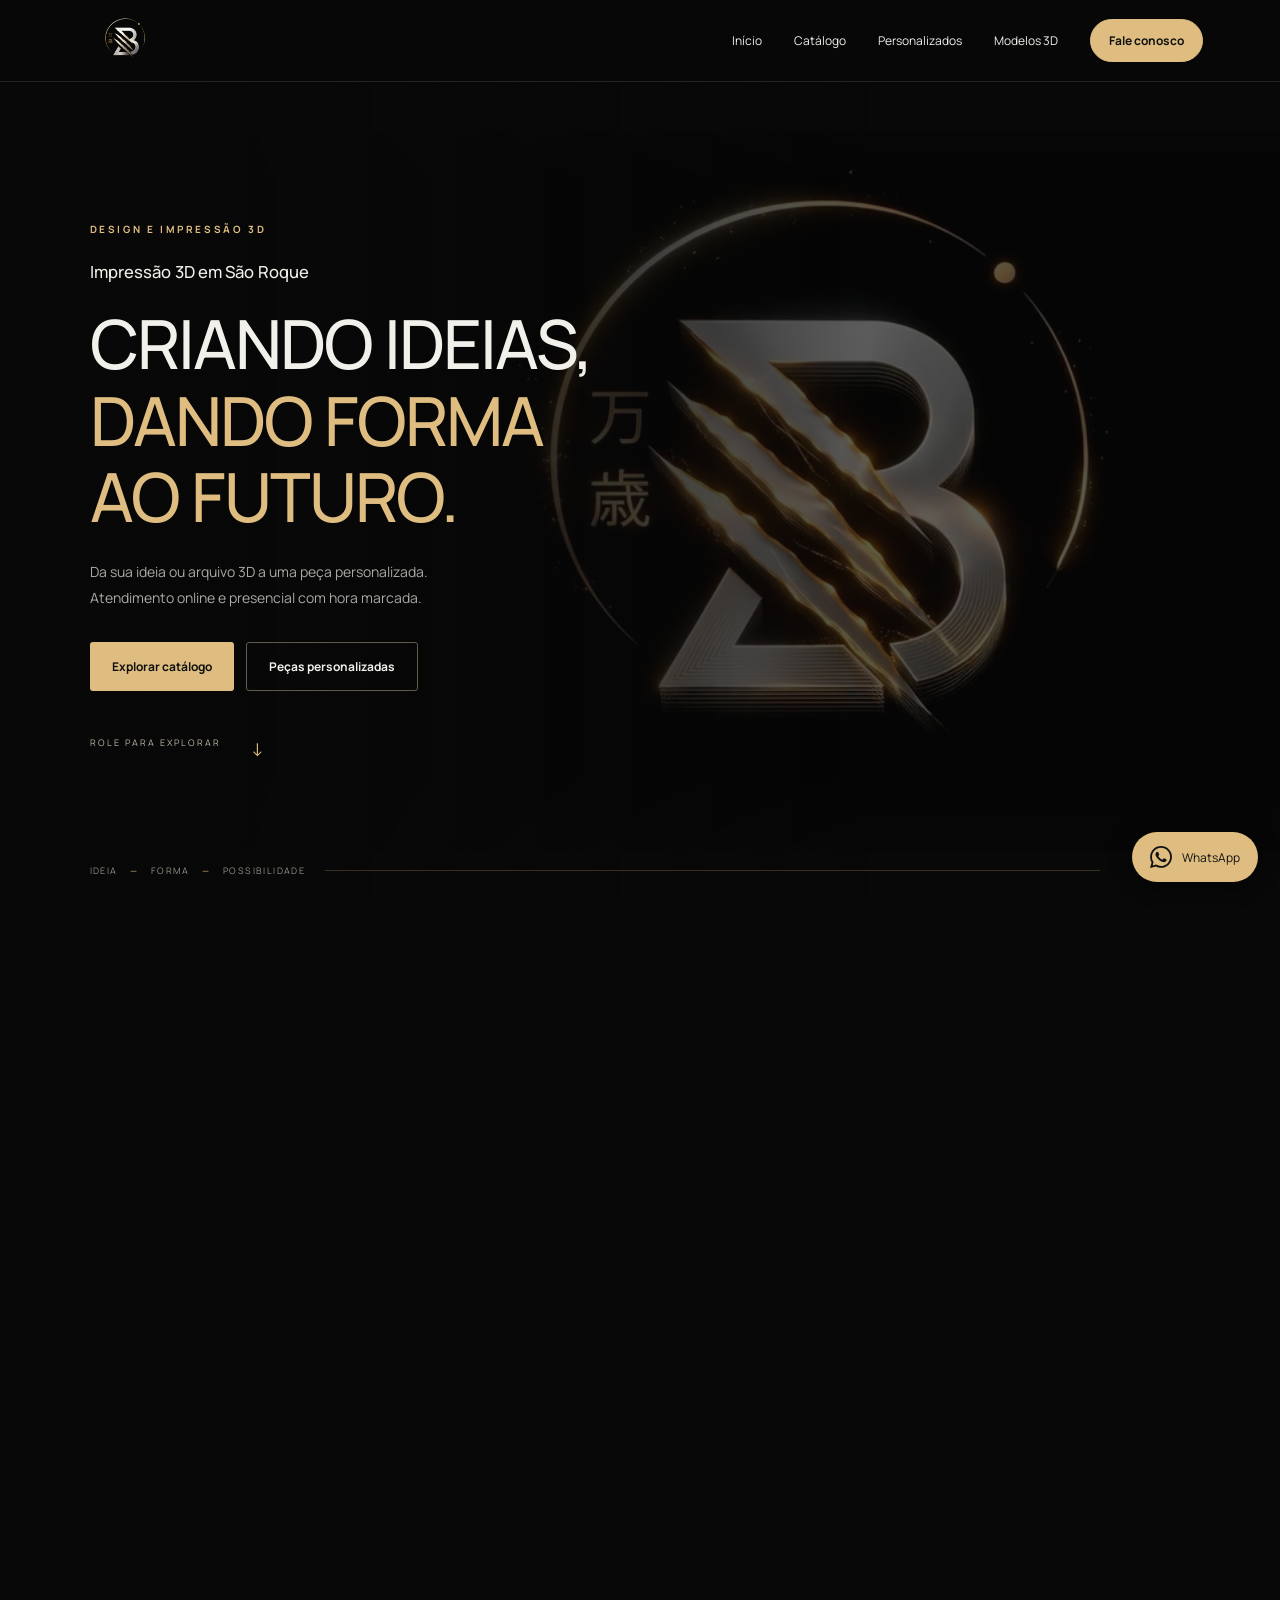
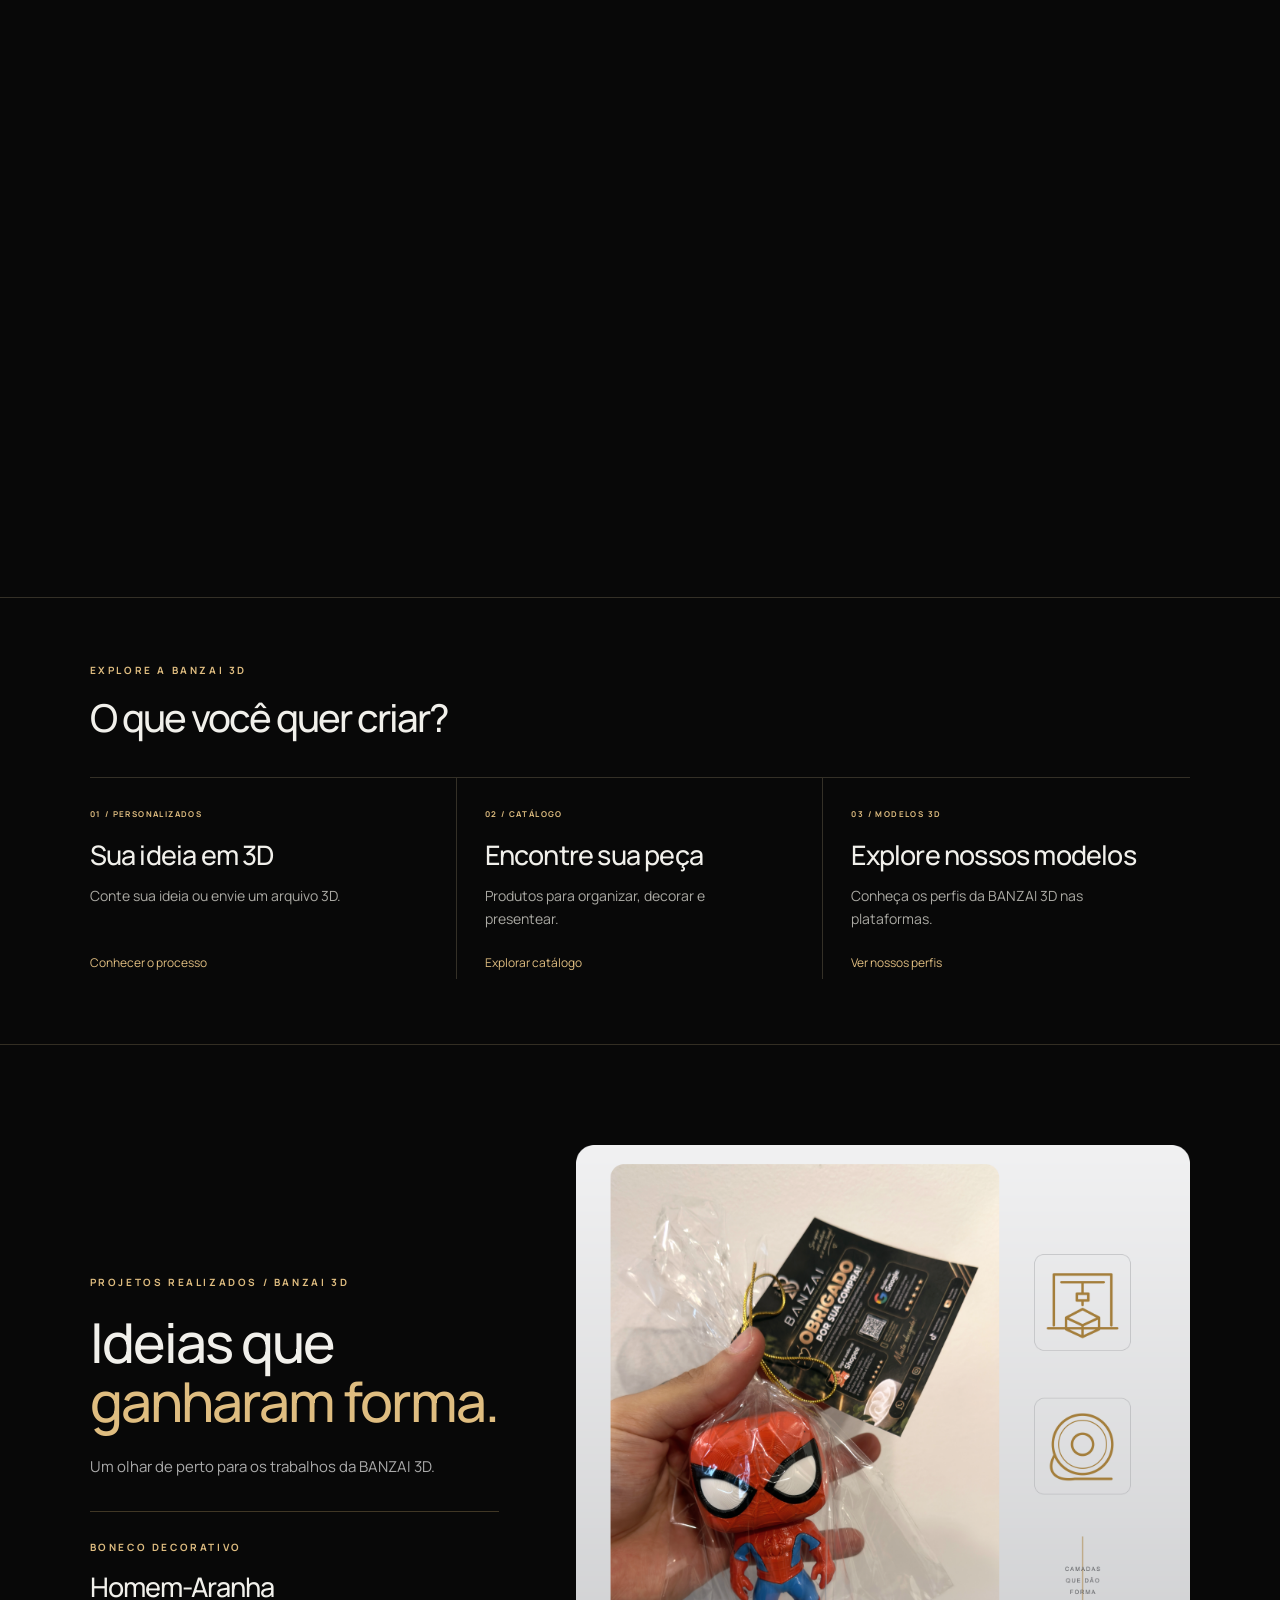
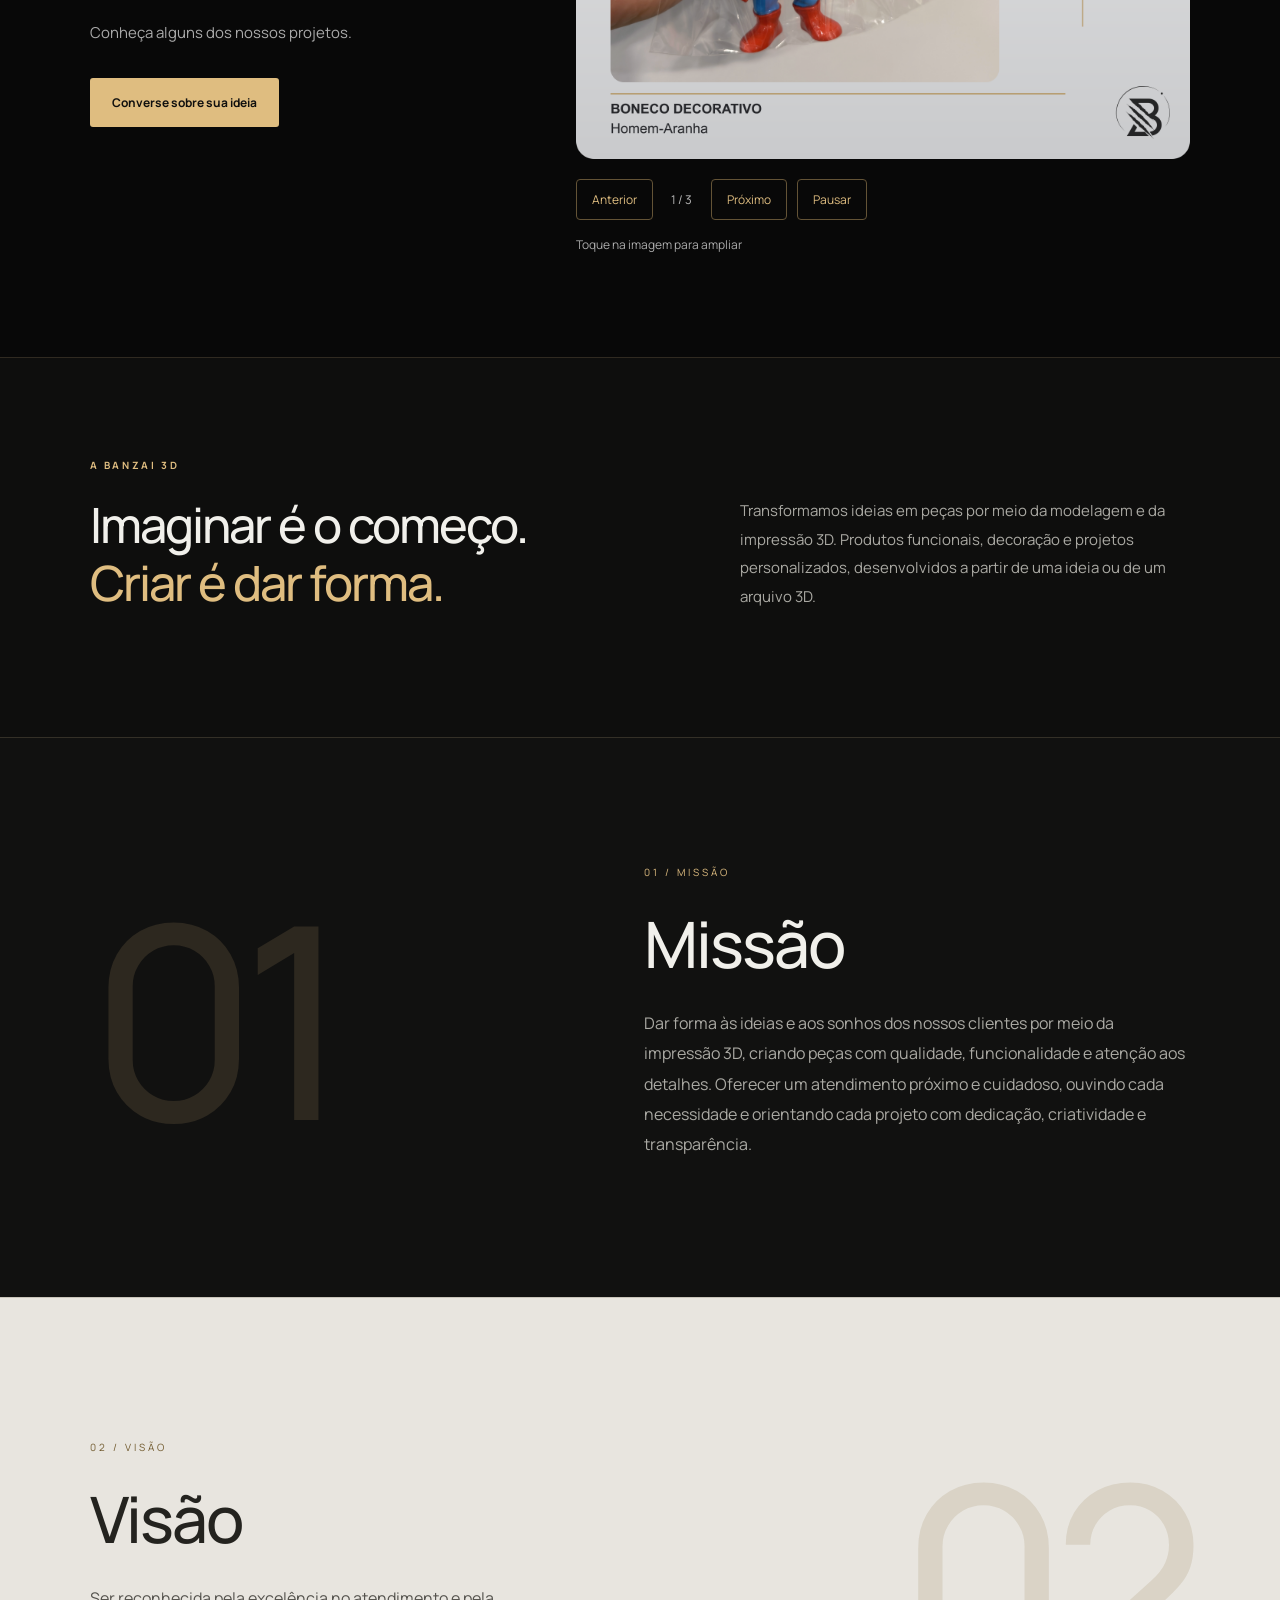
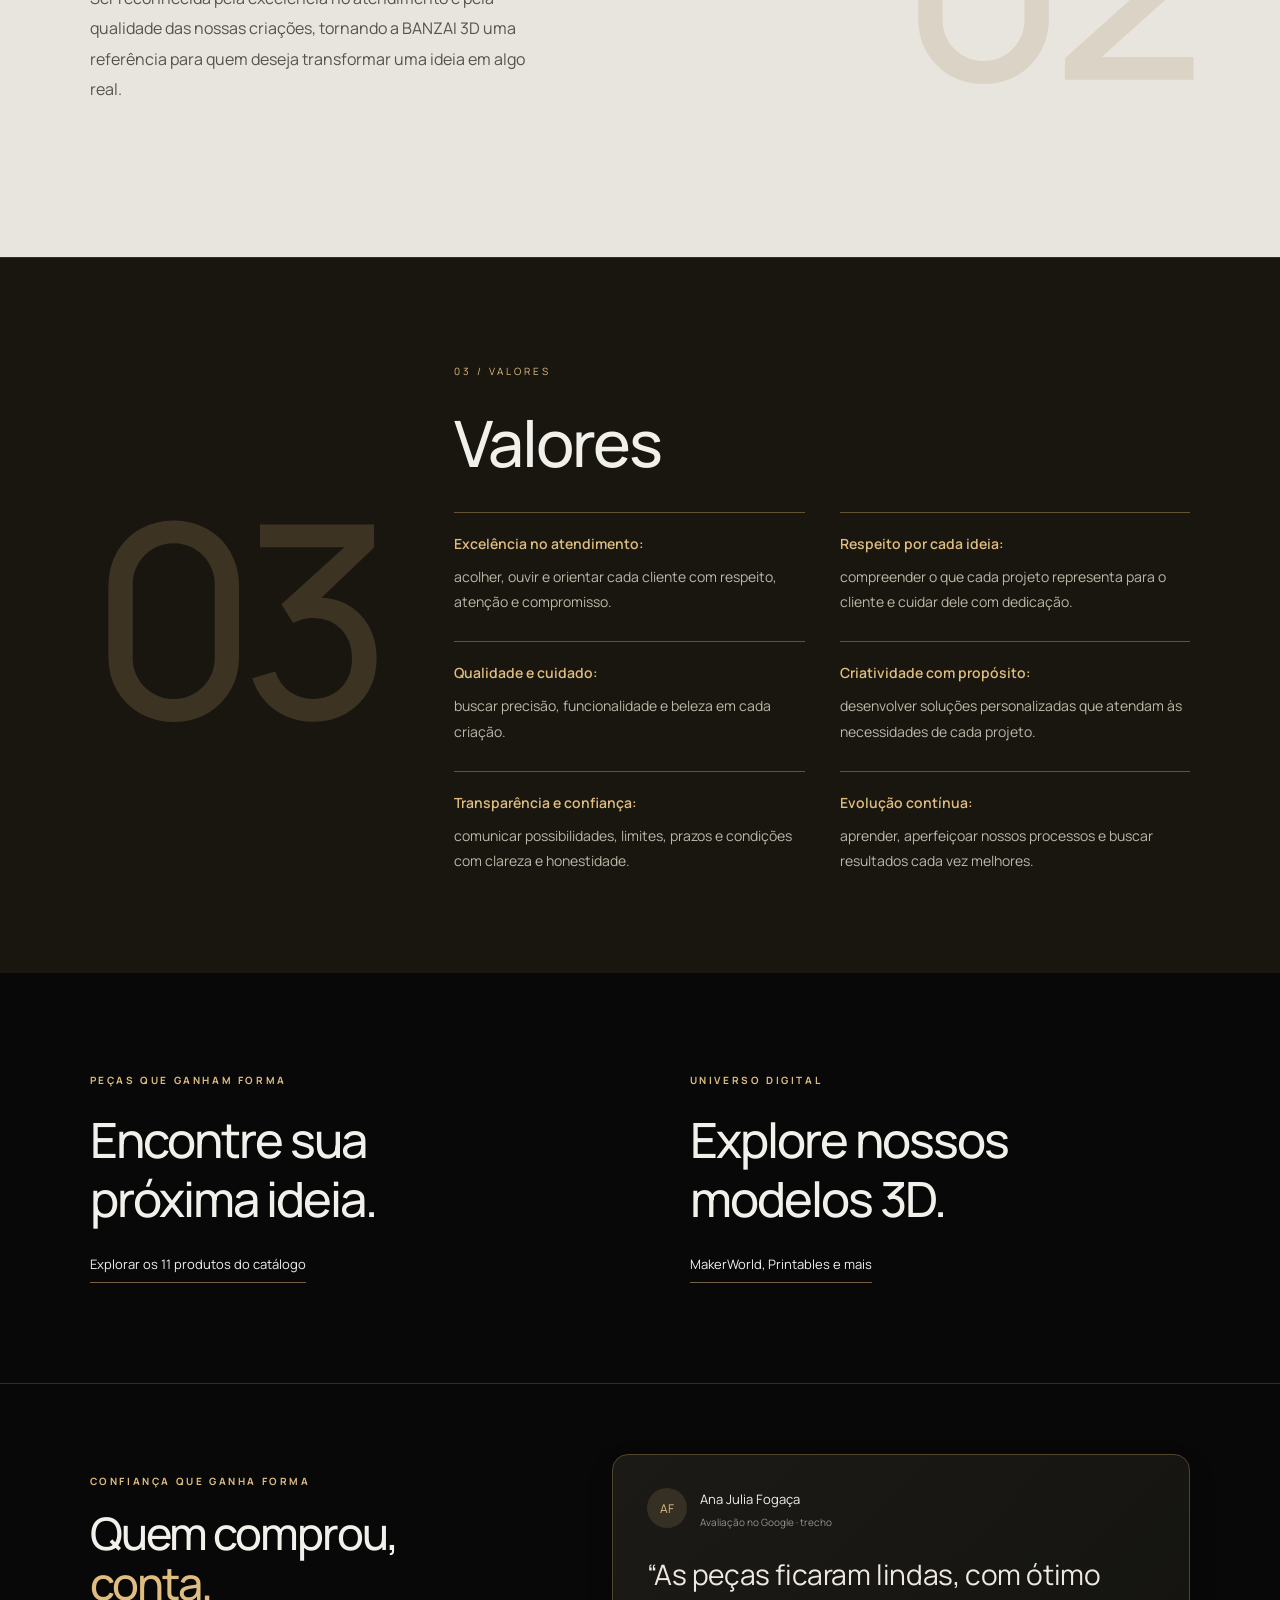
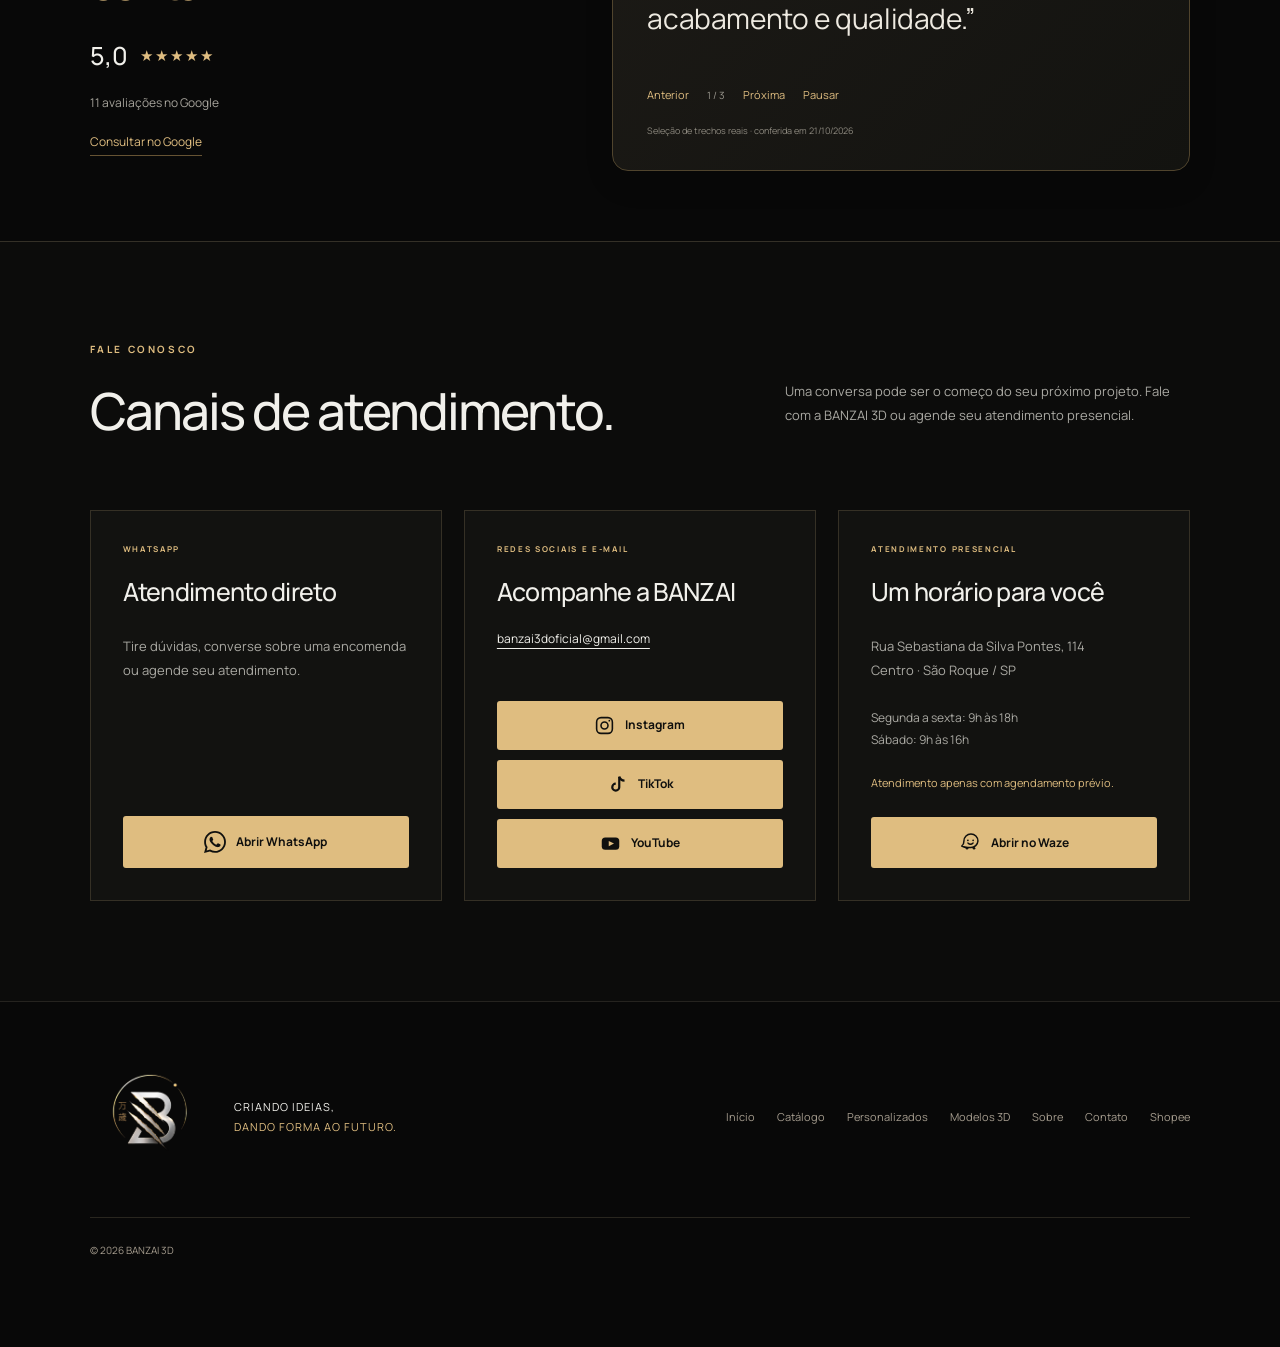
<file: index.html>
<!doctype html><html lang="pt-BR"><head><meta charset="utf-8"><meta name="viewport" content="width=device-width,initial-scale=1"><title>Impressão 3D em São Roque | BANZAI 3D</title><meta name="description" content="Impressão 3D e peças personalizadas em São Roque. Transforme sua ideia ou arquivo 3D em uma peça. Conheça a BANZAI 3D e solicite um orçamento."><link rel="icon" href="assets/logo-banzai3d.png"><link rel="stylesheet" href="inicio.css"><script src="inicio.js?v=mobile-v01" defer></script><link rel="canonical" href="https://banzai3doficial.github.io/banzai3d/"><meta property="og:title" content="Impressão 3D em São Roque | BANZAI 3D"><meta property="og:description" content="Impressão 3D e peças personalizadas em São Roque. Transforme sua ideia ou arquivo 3D em uma peça. Conheça a BANZAI 3D e solicite um orçamento."><meta property="og:url" content="https://banzai3doficial.github.io/banzai3d/"><meta property="og:type" content="website"><meta property="og:image" content="https://banzai3doficial.github.io/banzai3d/assets/logo-banzai3d.png"><link rel="stylesheet" href="mobile-v01.css?v=valores-v02"><script src="mobile-v01.js" defer></script><meta name="robots" content="index,follow"><link rel="stylesheet" href="complementos.css"><script type="application/ld+json">{"@context": "https://schema.org", "@type": "LocalBusiness", "@id": "https://banzai3doficial.github.io/banzai3d/#empresa", "name": "BANZAI 3D", "url": "https://banzai3doficial.github.io/banzai3d/", "logo": "https://banzai3doficial.github.io/banzai3d/assets/logo-banzai3d.png", "telephone": "+5511988504332", "email": "banzai3doficial@gmail.com", "address": {"@type": "PostalAddress", "streetAddress": "Rua Sebastiana da Silva Pontes, 114, Centro", "addressLocality": "São Roque", "addressRegion": "SP", "addressCountry": "BR"}, "openingHoursSpecification": [{"@type": "OpeningHoursSpecification", "dayOfWeek": ["Monday", "Tuesday", "Wednesday", "Thursday", "Friday"], "opens": "09:00", "closes": "18:00"}, {"@type": "OpeningHoursSpecification", "dayOfWeek": "Saturday", "opens": "09:00", "closes": "16:00"}], "description": "Modelagem e impressão 3D. Atendimento presencial somente com agendamento prévio.", "sameAs": ["https://www.instagram.com/banzai3doficial", "https://www.tiktok.com/@banzai3doficial", "https://www.youtube.com/@banzai3d"]}</script><script src="portfolio.js" defer></script><link rel="stylesheet" href="avaliacoes.css"><script src="avaliacoes.js" defer></script></head><body><a class="skip" href="#conteudo">Pular para o conteúdo</a><header><a class="brand" href="index.html#inicio" aria-label="BANZAI 3D — início"><img src="assets/logo-banzai3d.png" width="96" height="64" alt="BANZAI 3D"></a><nav aria-label="Principal"><a href="index.html#inicio">Início</a><a href="catalogo.html">Catálogo</a><a href="personalizados.html">Personalizados</a><a href="modelos.html">Modelos 3D</a><a class="nav-contact" href="index.html#contato">Fale conosco</a></nav></header><main id="conteudo"><section class="scroll-scene" id="inicio"><div class="hero-sticky"><div class="hero-copy"><span class="eyebrow">DESIGN E IMPRESSÃO 3D</span><h1><span class="service-heading">Impressão 3D em São Roque</span>CRIANDO IDEIAS,<br><em>DANDO FORMA<br>AO FUTURO.</em></h1><p>Da sua ideia ou arquivo 3D a uma peça personalizada.<br>Atendimento online e presencial com hora marcada.</p><div class="actions"><a class="button gold" href="catalogo.html">Explorar catálogo</a><a class="button outline" href="personalizados.html">Peças personalizadas</a></div><a class="scroll-hint" href="#sobre">ROLE PARA EXPLORAR <span>↓</span></a></div><div class="visual" aria-hidden="true"><img class="poster" src="assets/poster.png" alt=""><video muted playsinline preload="auto" poster="assets/poster.png" tabindex="-1"><source src="assets/animacao-scroll.mp4" type="video/mp4"></video></div><div class="scene-bottom"><span>IDEIA <i>—</i> FORMA <i>—</i> POSSIBILIDADE</span><div class="progress"><span></span></div><button class="motion-toggle" type="button" hidden>Pausar animação</button></div></div></section><section class="services wrap" id="servicos"><div class="services-heading"><span class="eyebrow">EXPLORE A BANZAI 3D</span><h2>O que você quer criar?</h2></div><div class="services-grid"><a class="service-entry" href="personalizados.html"><span class="eyebrow">01 / PERSONALIZADOS</span><h3>Sua ideia em 3D</h3><p>Conte sua ideia ou envie um arquivo 3D.</p><span class="service-action">Conhecer o processo</span></a><a class="service-entry" href="catalogo.html"><span class="eyebrow">02 / CATÁLOGO</span><h3>Encontre sua peça</h3><p>Produtos para organizar, decorar e presentear.</p><span class="service-action">Explorar catálogo</span></a><a class="service-entry" href="modelos.html"><span class="eyebrow">03 / MODELOS 3D</span><h3>Explore nossos modelos</h3><p>Conheça os perfis da BANZAI 3D nas plataformas.</p><span class="service-action">Ver nossos perfis</span></a></div></section><section class="portfolio-preview wrap" id="projetos" aria-labelledby="projetos-title"><div class="portfolio-copy"><span class="eyebrow">PROJETOS REALIZADOS / BANZAI 3D</span><h2 id="projetos-title">Ideias que<br><em>ganharam forma.</em></h2><p>Um olhar de perto para os trabalhos da BANZAI 3D.</p><div class="portfolio-caption"><span class="eyebrow" id="project-category">BONECO DECORATIVO</span><h3 id="project-name">Homem-Aranha</h3><p>Conheça alguns dos nossos projetos.</p></div><a class="button gold" href="personalizados.html">Converse sobre sua ideia</a></div><div class="portfolio-art"><div class="project-stage" aria-roledescription="carrossel" aria-label="Projetos realizados"><a class="project-slide" href="assets/portfolio/2026-10-20_boneco-embalado_moldura_v07.png" target="_blank" rel="noopener" aria-label="Ampliar imagem: Homem-Aranha" ><img src="assets/portfolio/2026-10-20_boneco-embalado_moldura_v07.png" alt="Boneco decorativo: Homem-Aranha, apresentação BANZAI 3D" width="3200" height="3200" loading="lazy"></a><a class="project-slide" href="assets/portfolio/2026-10-20_nossa-senhora-fatima_moldura_v01.png" target="_blank" rel="noopener" aria-label="Ampliar imagem: Nossa Senhora de Fátima" hidden><img src="assets/portfolio/2026-10-20_nossa-senhora-fatima_moldura_v01.png" alt="Arte sacra: Nossa Senhora de Fátima, apresentação BANZAI 3D" width="3200" height="3200" loading="lazy"></a><a class="project-slide" href="assets/portfolio/2026-10-20_evolucao-bulbasaur_moldura_v01.png" target="_blank" rel="noopener" aria-label="Ampliar imagem: Bulbasaur, Ivysaur e Venusaur" hidden><img src="assets/portfolio/2026-10-20_evolucao-bulbasaur_moldura_v01.png" alt="Miniaturas decorativas: Bulbasaur, Ivysaur e Venusaur, apresentação BANZAI 3D" width="3200" height="3200" loading="lazy"></a></div><div class="project-controls"><button type="button" id="project-prev" aria-label="Projeto anterior">Anterior</button><span id="project-count" aria-live="polite">1 / 3</span><button type="button" id="project-next" aria-label="Próximo projeto">Próximo</button><button type="button" id="project-pause" aria-pressed="false">Pausar</button></div><p class="project-help">Toque na imagem para ampliar</p></div></section><section class="intro wrap" id="sobre"><span class="eyebrow">A BANZAI 3D</span><div class="intro-grid"><h2>Imaginar é o começo.<br><em>Criar é dar forma.</em></h2><p>Transformamos ideias em peças por meio da modelagem e da impressão 3D. Produtos funcionais, decoração e projetos personalizados, desenvolvidos a partir de uma ideia ou de um arquivo 3D.</p></div></section><section class="purpose purpose-1" aria-labelledby="purpose-1"><div class="purpose-inner"><span class="purpose-number" aria-hidden="true">01</span><div class="purpose-content"><span>01 / MISSÃO</span><h2 id="purpose-1">Missão</h2><p>Dar forma às ideias e aos sonhos dos nossos clientes por meio da impressão 3D, criando peças com qualidade, funcionalidade e atenção aos detalhes. Oferecer um atendimento próximo e cuidadoso, ouvindo cada necessidade e orientando cada projeto com dedicação, criatividade e transparência.</p></div></div></section><section class="purpose purpose-2" aria-labelledby="purpose-2"><div class="purpose-inner"><span class="purpose-number" aria-hidden="true">02</span><div class="purpose-content"><span>02 / VISÃO</span><h2 id="purpose-2">Visão</h2><p>Ser reconhecida pela excelência no atendimento e pela qualidade das nossas criações, tornando a BANZAI 3D uma referência para quem deseja transformar uma ideia em algo real.</p></div></div></section><section class="purpose purpose-3" aria-labelledby="purpose-3"><div class="purpose-inner"><span class="purpose-number" aria-hidden="true">03</span><div class="purpose-content"><span>03 / VALORES</span><h2 id="purpose-3">Valores</h2><ul class="values-list"><li><strong>Excelência no atendimento:</strong><span class="value-full"> acolher, ouvir e orientar cada cliente com respeito, atenção e compromisso.</span><span class="value-short"> Ouvir e orientar cada cliente com respeito e atenção.</span></li><li><strong>Respeito por cada ideia:</strong><span class="value-full"> compreender o que cada projeto representa para o cliente e cuidar dele com dedicação.</span><span class="value-short"> Tratar cada projeto com dedicação e cuidado.</span></li><li><strong>Qualidade e cuidado:</strong><span class="value-full"> buscar precisão, funcionalidade e beleza em cada criação.</span><span class="value-short"> Unir precisão, funcionalidade e beleza.</span></li><li><strong>Criatividade com propósito:</strong><span class="value-full"> desenvolver soluções personalizadas que atendam às necessidades de cada projeto.</span><span class="value-short"> Criar soluções para cada necessidade.</span></li><li><strong>Transparência e confiança:</strong><span class="value-full"> comunicar possibilidades, limites, prazos e condições com clareza e honestidade.</span><span class="value-short"> Comunicar possibilidades, limites, prazos e condições com clareza.</span></li><li><strong>Evolução contínua:</strong><span class="value-full"> aprender, aperfeiçoar nossos processos e buscar resultados cada vez melhores.</span><span class="value-short"> Aprender e melhorar nossos processos e resultados.</span></li></ul></div></div></section><section class="destinations wrap"><div id="produtos"><span id="categorias" class="anchor"></span><span class="eyebrow">PEÇAS QUE GANHAM FORMA</span><h2>Encontre sua<br>próxima ideia.</h2><a class="text-link" href="catalogo.html">Explorar os 11 produtos do catálogo</a></div><div><span class="eyebrow">UNIVERSO DIGITAL</span><h2>Explore nossos<br>modelos 3D.</h2><a class="text-link" href="modelos.html">MakerWorld, Printables e mais</a></div></section></main><section class="reviews-section wrap" id="avaliacoes" aria-labelledby="reviews-title"><div class="reviews-intro"><span class="eyebrow">CONFIANÇA QUE GANHA FORMA</span><h2 id="reviews-title">Quem comprou,<br><em>conta.</em></h2><p class="reviews-rating"><b>5,0</b><span aria-label="5 de 5 estrelas">★★★★★</span><small>11 avaliações no Google</small></p><a class="reviews-source" href="https://www.google.com.br/search?kgmid=/g/11z9fb0nsg&amp;q=Banzai+3D#lrd=0x94cf13bedbd95c07:0x6a973c42aa7e37ab,1,,,," target="_blank" rel="noopener">Consultar no Google</a></div><div class="reviews-content"><div class="review-stage"><article class="review-slide" ><div class="review-person"><span class="review-avatar" aria-hidden="true">AF</span><div><a href="https://www.google.com/maps/contrib/107413992154811621165/reviews?hl=pt-BR" target="_blank" rel="noopener">Ana Julia Fogaça</a><span>Avaliação no Google · trecho</span></div></div><blockquote>“As peças ficaram lindas, com ótimo acabamento e qualidade.”</blockquote></article><article class="review-slide" hidden><div class="review-person"><span class="review-avatar" aria-hidden="true">RG</span><div><a href="https://www.google.com/maps/contrib/111865133616516202537/reviews?hl=pt-BR" target="_blank" rel="noopener">Rodrigo Giuseppe Vieira Garcia</a><span>Avaliação no Google · trecho</span></div></div><blockquote>“ficou linda e superou nossas expectativas.”</blockquote></article><article class="review-slide" hidden><div class="review-person"><span class="review-avatar" aria-hidden="true">HA</span><div><a href="https://www.google.com/maps/contrib/102838557366518650227/reviews?hl=pt-BR" target="_blank" rel="noopener">Henry Arv</a><span>Avaliação no Google · trecho</span></div></div><blockquote>“Super rápido e bem feito, muito bom!”</blockquote></article></div><div class="reviews-controls"><button id="review-prev" type="button" aria-label="Avaliação anterior">Anterior</button><span id="review-count" aria-live="polite">1 / 3</span><button id="review-next" type="button" aria-label="Próxima avaliação">Próxima</button><button id="review-pause" type="button" aria-pressed="false">Pausar</button></div><p class="reviews-note">Seleção de trechos reais · conferida em 21/10/2026</p></div></section><section class="contact-channels wrap" id="contato"><div class="contact-heading"><div><span class="eyebrow">FALE CONOSCO</span><h2>Canais de atendimento.</h2></div><p>Uma conversa pode ser o começo do seu próximo projeto. Fale com a BANZAI 3D ou agende seu atendimento presencial.</p></div><div class="channel-grid"><article class="channel-card"><span class="eyebrow">WHATSAPP</span><h3>Atendimento direto</h3><p>Tire dúvidas, converse sobre uma encomenda ou agende seu atendimento.</p><a class="button gold" href="https://wa.me/5511988504332?text=Ol%C3%A1%21%20Vim%20pelo%20site%20da%20BANZAI%203D." target="_blank" rel="noopener"><svg class="wa-icon" viewBox="0 0 24 24" aria-hidden="true" focusable="false"><path fill="currentColor" d="M.057 24l1.687-6.163c-1.041-1.804-1.588-3.849-1.587-5.946.003-6.556 5.338-11.891 11.893-11.891 3.181.001 6.167 1.24 8.413 3.488 2.245 2.248 3.481 5.236 3.48 8.414-.003 6.557-5.338 11.892-11.893 11.892-1.99-.001-3.951-.5-5.688-1.448l-6.305 1.654zm6.597-3.807c1.676.995 3.276 1.591 5.392 1.592 5.448 0 9.886-4.434 9.889-9.885.002-5.462-4.415-9.89-9.881-9.892-5.452 0-9.887 4.434-9.889 9.884-.001 2.225.651 3.891 1.746 5.634l-.999 3.648 3.742-.981zm11.387-5.464c-.074-.124-.272-.198-.57-.347-.297-.149-1.758-.868-2.031-.967-.272-.099-.47-.149-.669.149-.198.297-.768.967-.941 1.165-.173.198-.347.223-.644.074-.297-.149-1.255-.462-2.39-1.475-.883-.788-1.48-1.761-1.653-2.059-.173-.297-.018-.458.13-.606.134-.133.297-.347.446-.521.151-.172.2-.296.3-.495.099-.198.05-.372-.025-.521-.075-.148-.669-1.611-.916-2.206-.242-.579-.487-.501-.669-.51l-.57-.01c-.198 0-.52.074-.792.372s-1.04 1.016-1.04 2.479 1.065 2.876 1.213 3.074c.149.198 2.095 3.2 5.076 4.487.709.306 1.263.489 1.694.626.712.226 1.36.194 1.872.118.571-.085 1.758-.719 2.006-1.413.248-.695.248-1.29.173-1.414z"/></svg><span>Abrir WhatsApp</span></a></article><article class="channel-card"><span class="eyebrow">REDES SOCIAIS E E-MAIL</span><h3>Acompanhe a BANZAI</h3><a class="email" href="mailto:banzai3doficial@gmail.com">banzai3doficial@gmail.com</a><div class="channel-social"><a class="button gold social-button" href="https://www.instagram.com/banzai3doficial" target="_blank" rel="noopener"><svg class="social-icon" viewBox="0 0 24 24" aria-hidden="true" focusable="false"><rect x="3" y="3" width="18" height="18" rx="5" fill="none" stroke="currentColor" stroke-width="1.8"/><circle cx="12" cy="12" r="4" fill="none" stroke="currentColor" stroke-width="1.8"/><circle cx="17.5" cy="6.5" r="1" fill="currentColor"/></svg><span>Instagram</span></a><a class="button gold social-button" href="https://www.tiktok.com/@banzai3doficial" target="_blank" rel="noopener"><svg class="social-icon" viewBox="0 0 24 24" aria-hidden="true" focusable="false"><path d="M14 3v12a4 4 0 1 1-4-4" fill="none" stroke="currentColor" stroke-width="2.5"/><path d="M14 3c.8 3 2.5 4.5 6 4.5" fill="none" stroke="currentColor" stroke-width="2.5"/></svg><span>TikTok</span></a><a class="button gold social-button" href="https://www.youtube.com/@banzai3d" target="_blank" rel="noopener"><svg class="social-icon" viewBox="0 0 24 24" aria-hidden="true" focusable="false"><rect x="2" y="5" width="20" height="14" rx="4" fill="currentColor"/><path d="m10 9 6 3-6 3Z" fill="var(--gold)"/></svg><span>YouTube</span></a></div></article><article class="channel-card"><span class="eyebrow">ATENDIMENTO PRESENCIAL</span><h3>Um horário para você</h3><p>Rua Sebastiana da Silva Pontes, 114<br>Centro · São Roque / SP</p><p class="hours">Segunda a sexta: 9h às 18h<br>Sábado: 9h às 16h</p><p class="appointment">Atendimento apenas com agendamento prévio.</p><a class="button gold" href="https://waze.com/ul/h6gy6pqn6n" target="_blank" rel="noopener"><svg class="social-icon" viewBox="0 0 24 24" aria-hidden="true" focusable="false"><path d="M20.5 10.2a8 8 0 0 0-16 0c0 3-1 4.7-2.5 5.8 2 1.1 4.3 1.7 7 1.7h3.5a8 8 0 0 0 8-7.5Z" fill="none" stroke="currentColor" stroke-width="1.7" stroke-linejoin="round"/><circle cx="8" cy="18.5" r="1.5" fill="currentColor"/><circle cx="16" cy="18.5" r="1.5" fill="currentColor"/><circle cx="9" cy="9.5" r="1" fill="currentColor"/><circle cx="15" cy="9.5" r="1" fill="currentColor"/><path d="M9 12.5q3 3 6 0" fill="none" stroke="currentColor" stroke-width="1.5" stroke-linecap="round"/></svg><span>Abrir no Waze</span></a></article></div></section><footer class="brand-footer wrap"><div class="footer-identity"><a href="index.html#inicio" aria-label="BANZAI 3D — início"><img src="assets/logo-banzai3d.png" width="120" height="120" alt="BANZAI 3D"></a><p>CRIANDO IDEIAS,<br><span>DANDO FORMA AO FUTURO.</span></p></div><div class="footer-links"><a href="index.html#inicio">Início</a><a href="catalogo.html">Catálogo</a><a href="personalizados.html">Personalizados</a><a href="modelos.html">Modelos 3D</a><a href="index.html#sobre">Sobre</a><a href="index.html#contato">Contato</a><a href="https://shopee.com.br/shop/1079674578" target="_blank" rel="noopener">Shopee</a></div><small>© 2026 BANZAI 3D</small></footer><a class="whatsapp" href="https://wa.me/5511988504332?text=Ol%C3%A1%21%20Vim%20pelo%20site%20da%20BANZAI%203D." target="_blank" rel="noopener" aria-label="Falar com a BANZAI no WhatsApp"><svg class="wa-icon" viewBox="0 0 24 24" aria-hidden="true" focusable="false"><path fill="currentColor" d="M.057 24l1.687-6.163c-1.041-1.804-1.588-3.849-1.587-5.946.003-6.556 5.338-11.891 11.893-11.891 3.181.001 6.167 1.24 8.413 3.488 2.245 2.248 3.481 5.236 3.48 8.414-.003 6.557-5.338 11.892-11.893 11.892-1.99-.001-3.951-.5-5.688-1.448l-6.305 1.654zm6.597-3.807c1.676.995 3.276 1.591 5.392 1.592 5.448 0 9.886-4.434 9.889-9.885.002-5.462-4.415-9.89-9.881-9.892-5.452 0-9.887 4.434-9.889 9.884-.001 2.225.651 3.891 1.746 5.634l-.999 3.648 3.742-.981zm11.387-5.464c-.074-.124-.272-.198-.57-.347-.297-.149-1.758-.868-2.031-.967-.272-.099-.47-.149-.669.149-.198.297-.768.967-.941 1.165-.173.198-.347.223-.644.074-.297-.149-1.255-.462-2.39-1.475-.883-.788-1.48-1.761-1.653-2.059-.173-.297-.018-.458.13-.606.134-.133.297-.347.446-.521.151-.172.2-.296.3-.495.099-.198.05-.372-.025-.521-.075-.148-.669-1.611-.916-2.206-.242-.579-.487-.501-.669-.51l-.57-.01c-.198 0-.52.074-.792.372s-1.04 1.016-1.04 2.479 1.065 2.876 1.213 3.074c.149.198 2.095 3.2 5.076 4.487.709.306 1.263.489 1.694.626.712.226 1.36.194 1.872.118.571-.085 1.758-.719 2.006-1.413.248-.695.248-1.29.173-1.414z"/></svg><span>WhatsApp</span></a></body></html>
</file>
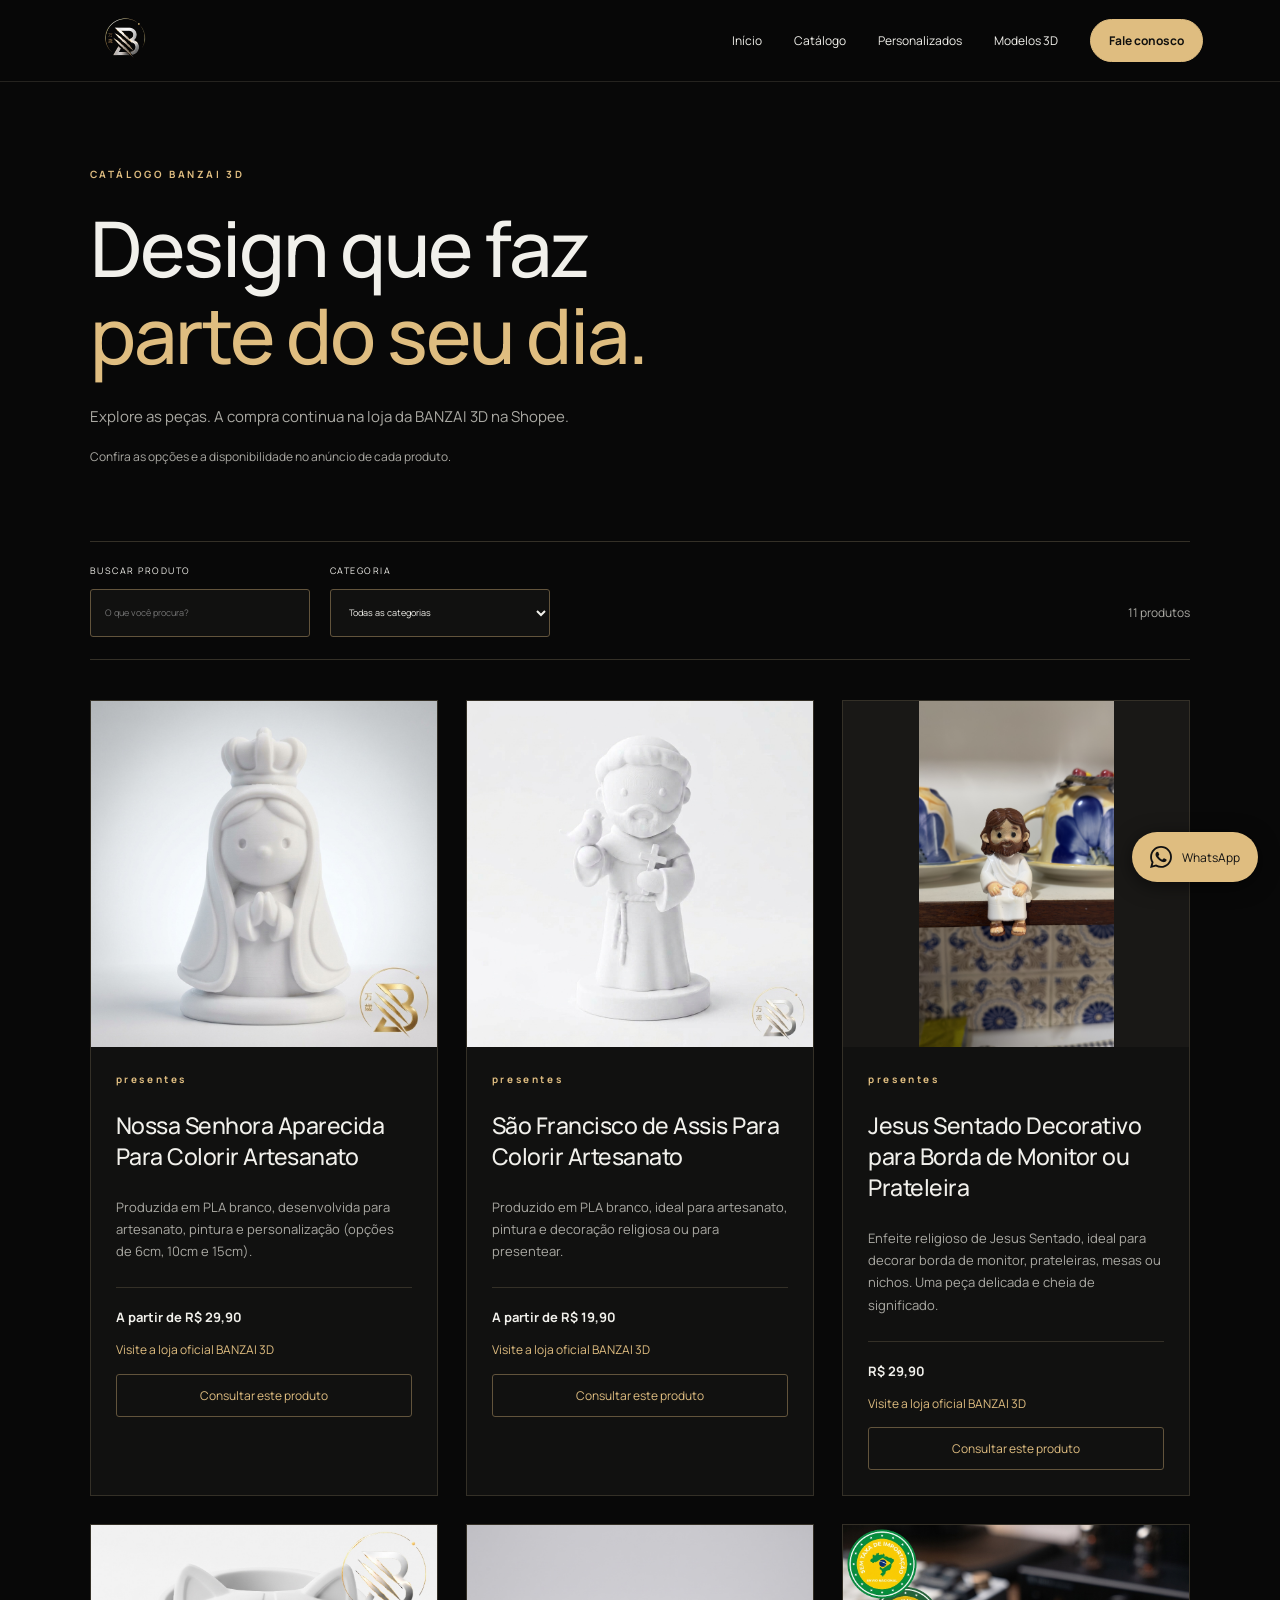
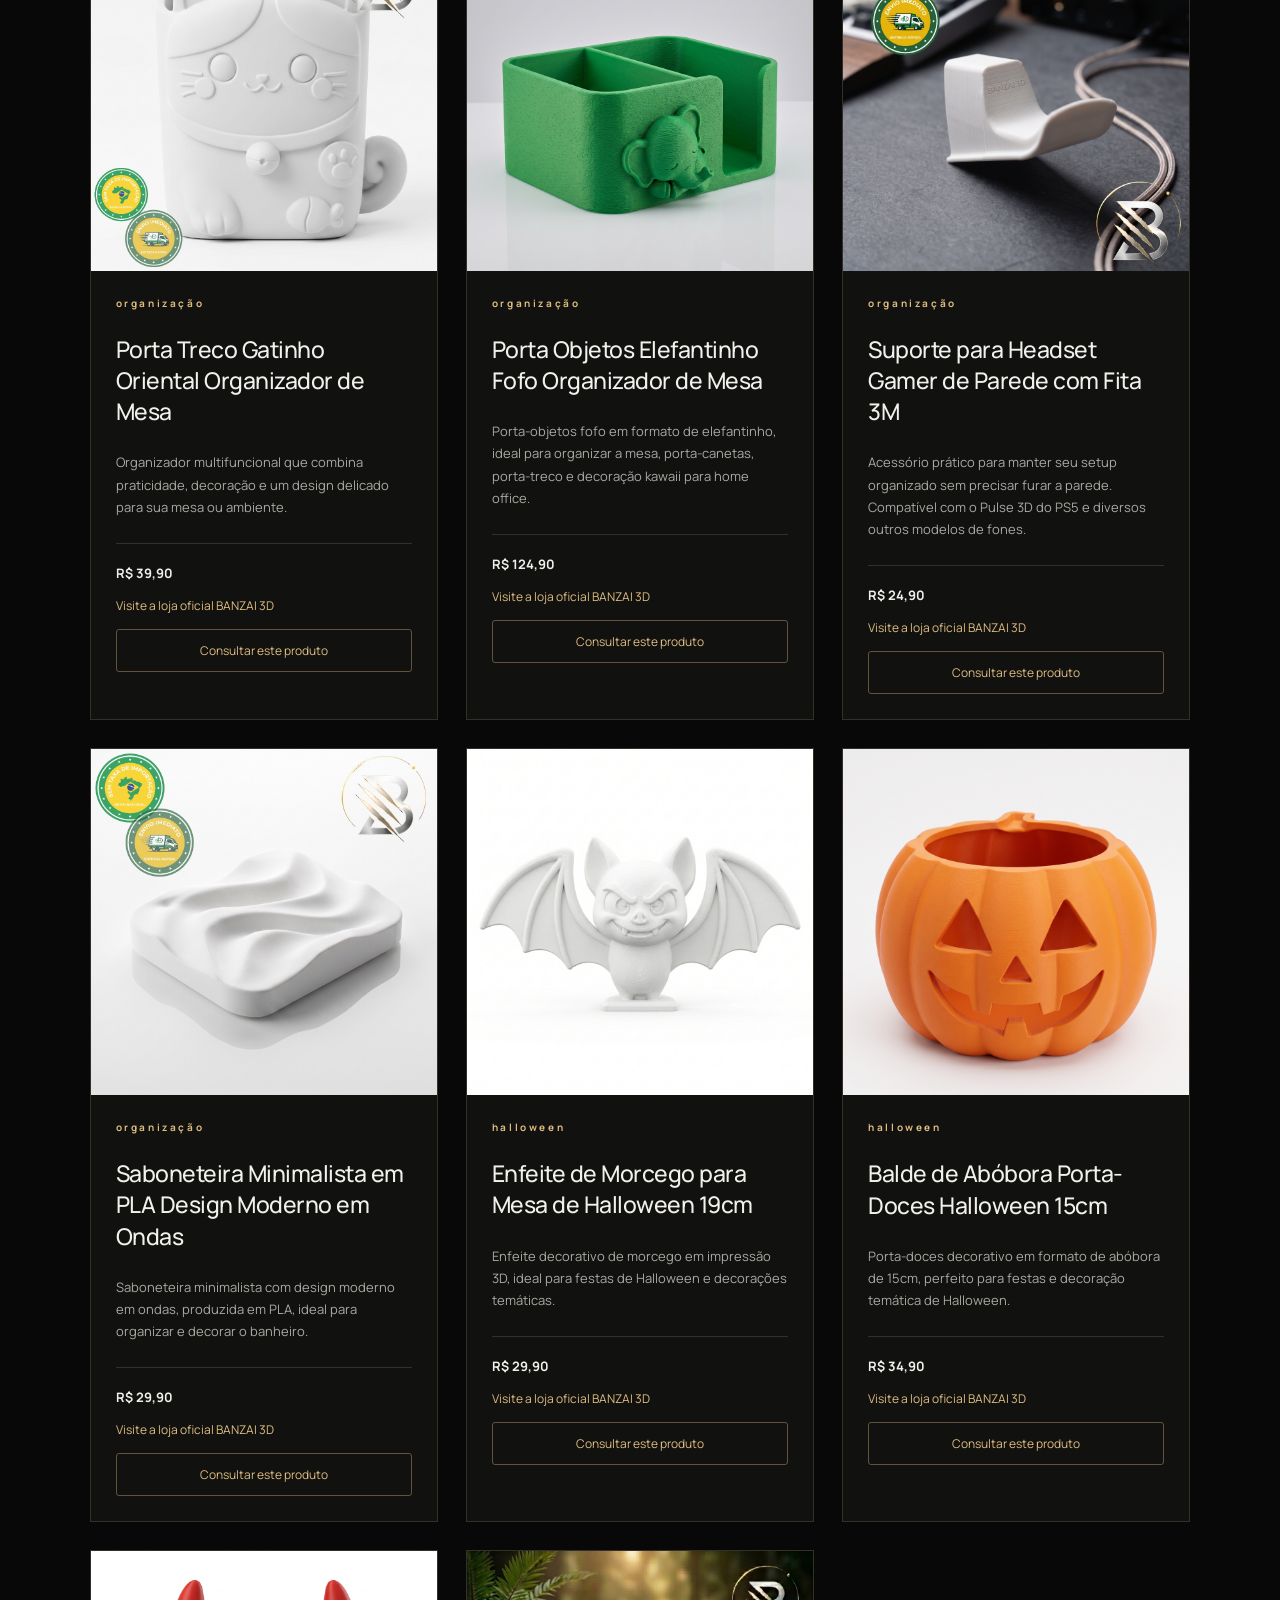
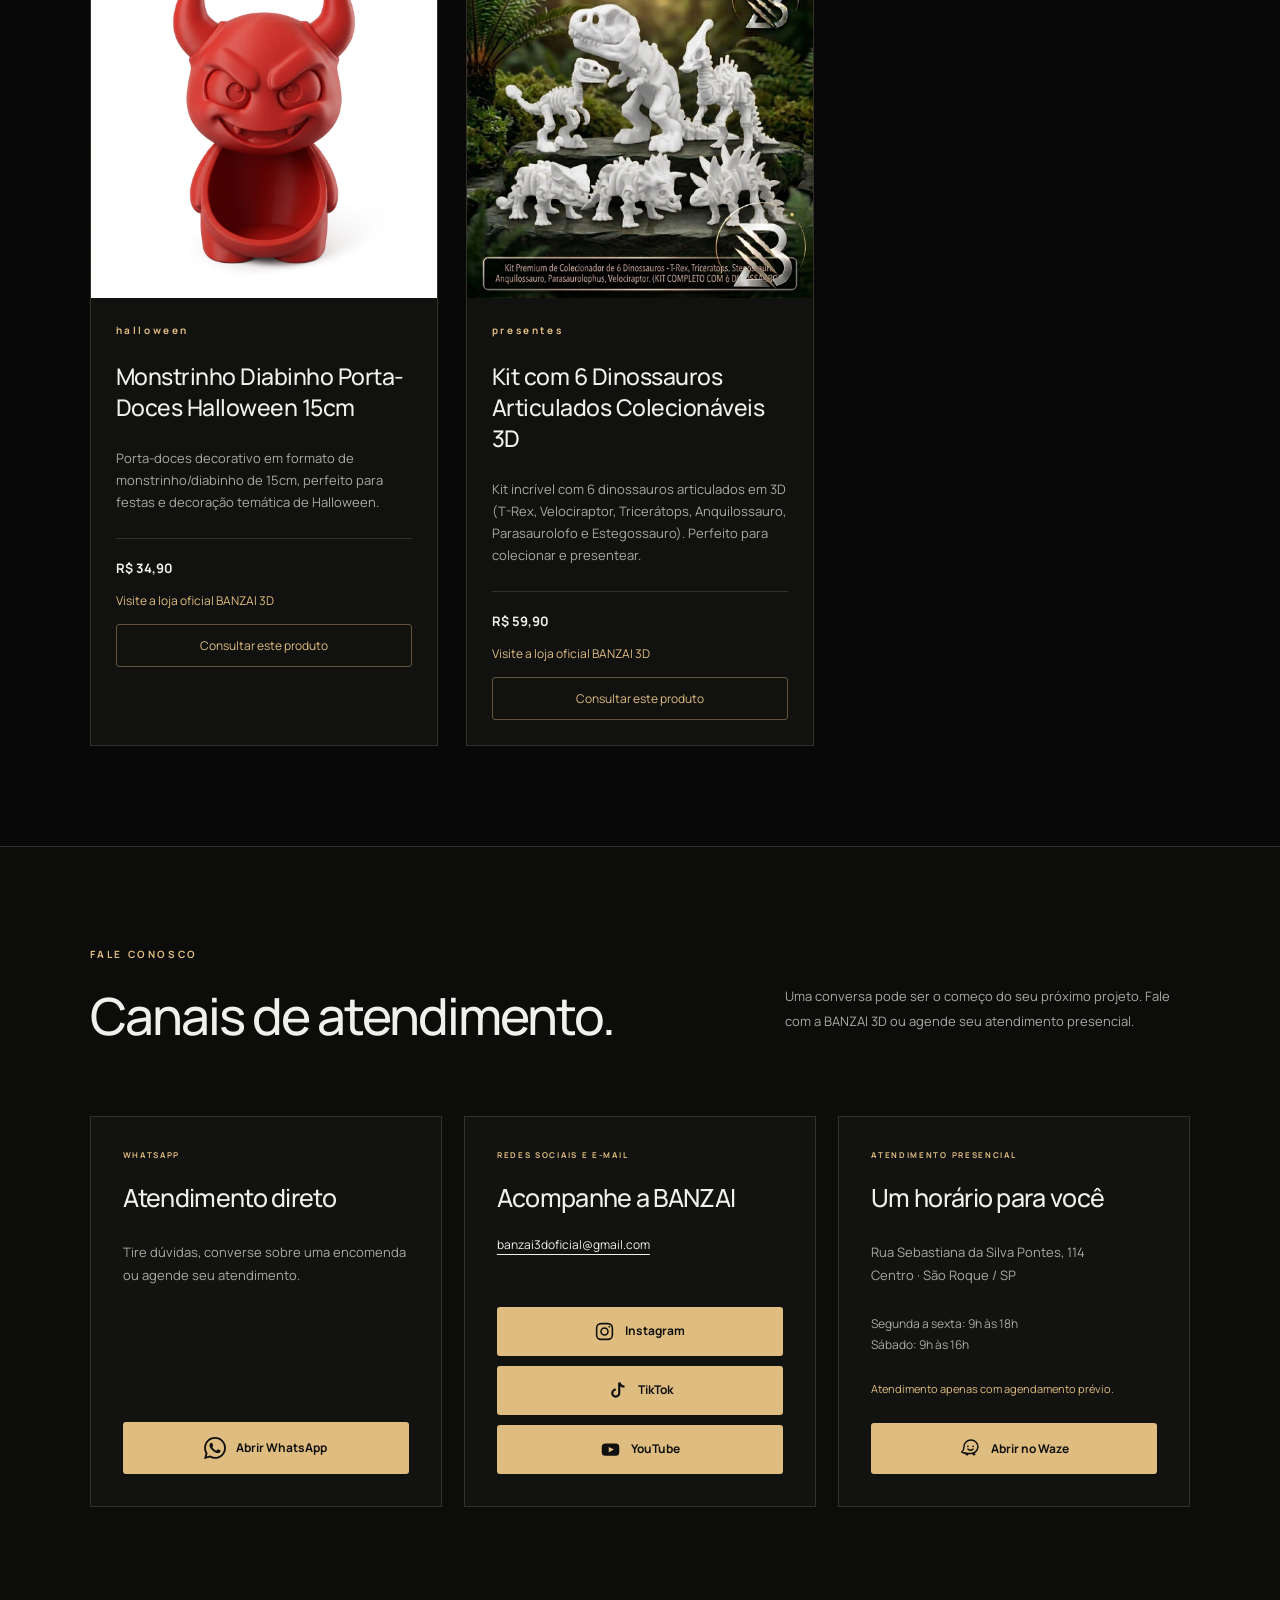
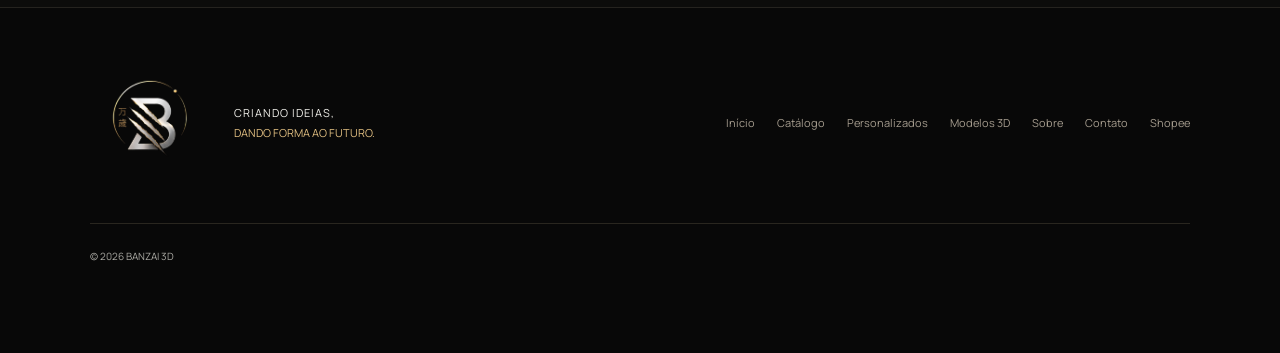
<file: catalogo.html>
<!doctype html><html lang="pt-BR"><head><meta charset="utf-8"><meta name="viewport" content="width=device-width, initial-scale=1"><meta name="description" content="Explore produtos BANZAI 3D para organizar, decorar e presentear. Consulte as opções e compre na loja oficial da Shopee."><meta name="theme-color" content="#10110f"><title>Catálogo de produtos | BANZAI 3D</title><link rel="icon" href="assets/logo-banzai3d.png"><link rel="stylesheet" href="prototipo.css"><link rel="stylesheet" href="inicio.css"><link rel="stylesheet" href="catalogo.css"><script src="catalogo.js" defer></script><link rel="canonical" href="https://banzai3doficial.github.io/banzai3d/catalogo.html"><meta property="og:title" content="Catálogo de produtos | BANZAI 3D"><meta property="og:description" content="Explore produtos BANZAI 3D para organizar, decorar e presentear. Consulte as opções e compre na loja oficial da Shopee."><meta property="og:url" content="https://banzai3doficial.github.io/banzai3d/catalogo.html"><meta property="og:type" content="website"><meta property="og:image" content="https://banzai3doficial.github.io/banzai3d/assets/logo-banzai3d.png"><link rel="stylesheet" href="mobile-v01.css?v=valores-v02"><script src="mobile-v01.js" defer></script><meta name="robots" content="index,follow"><link rel="stylesheet" href="complementos.css"></head><body><a class="skip" href="#conteudo">Pular para o conteúdo</a><header><a class="brand" href="index.html#inicio" aria-label="BANZAI 3D — início"><img src="assets/logo-banzai3d.png" width="96" height="64" alt="BANZAI 3D"></a><nav aria-label="Principal"><a href="index.html#inicio">Início</a><a href="catalogo.html">Catálogo</a><a href="personalizados.html">Personalizados</a><a href="modelos.html">Modelos 3D</a><a class="nav-contact" href="index.html#contato">Fale conosco</a></nav></header><main id="conteudo"><section class="section catalog-head"><span class="eyebrow">CATÁLOGO BANZAI 3D</span><h1>Design que faz<br><em>parte do seu dia.</em></h1><p>Explore as peças. A compra continua na loja da BANZAI 3D na Shopee.</p><p class="catalog-note">Confira as opções e a disponibilidade no anúncio de cada produto.</p></section><section class="section catalog" id="produtos"><div class="catalog-tools"><label>BUSCAR PRODUTO<input id="search" type="search" placeholder="O que você procura?"></label><label>CATEGORIA<select id="filter"><option value="todos">Todas as categorias</option><option value="organização">Organização</option><option value="presentes">Presentes</option><option value="halloween">Halloween</option></select></label><p id="count" role="status">11 produtos</p></div><div class="product-grid"><article class="product" id="produto-1" data-category="presentes" data-search="nossa senhora aparecida para colorir artesanato produzida em pla branco, desenvolvida para artesanato, pintura e personalização (opções de 6cm, 10cm e 15cm)."><a href="https://shopee.com.br/Nossa-Senhora-Aparecida-Para-Colorir-Artesanato-Pintura-Decora%C3%A7%C3%A3o-Religiosa-6cm-10cm-15cm-PLA-Branco-PLA-3D-IMPRESSAO-3D-i.1079674578.58217370922?extraParams=%7B%22display_model_id%22%3A238812933130%2C%22model_selection_logic%22%3A3%7D" target="_blank" rel="noopener"><div class="image"><img loading="eager" decoding="async" src="assets/produtos/produto-01.jpg" alt="Nossa Senhora Aparecida Para Colorir Artesanato"></div></a><div class="product-body"><span class="eyebrow">presentes</span><h2>Nossa Senhora Aparecida Para Colorir Artesanato</h2><p>Produzida em PLA branco, desenvolvida para artesanato, pintura e personalização (opções de 6cm, 10cm e 15cm).</p><div class="product-bottom"><strong>A partir de R$ 29,90</strong><a href="https://shopee.com.br/Nossa-Senhora-Aparecida-Para-Colorir-Artesanato-Pintura-Decora%C3%A7%C3%A3o-Religiosa-6cm-10cm-15cm-PLA-Branco-PLA-3D-IMPRESSAO-3D-i.1079674578.58217370922?extraParams=%7B%22display_model_id%22%3A238812933130%2C%22model_selection_logic%22%3A3%7D" target="_blank" rel="noopener">Visite a loja oficial BANZAI 3D</a><a class="product-enquiry" href="https://wa.me/5511988504332?text=Ol%C3%A1%21%20Vim%20pelo%20site%20da%20BANZAI%203D%20e%20gostaria%20de%20consultar%20o%20produto%3A%20Nossa%20Senhora%20Aparecida%20Para%20Colorir%20Artesanato." target="_blank" rel="noopener">Consultar este produto</a></div></div></article><article class="product" id="produto-2" data-category="presentes" data-search="são francisco de assis para colorir artesanato produzido em pla branco, ideal para artesanato, pintura e decoração religiosa ou para presentear."><a href="https://shopee.com.br/S%C3%A3o-Francisco-de-Assis-Para-Colorir-Artesanato-Pintura-Decora%C3%A7%C3%A3o-Religiosa-6cm-10cm-15cm-PLA-Branco-Impressao-3D-santo-i.1079674578.58217373536?extraParams=%7B%22display_model_id%22%3A119730401250%2C%22model_selection_logic%22%3A3%7D" target="_blank" rel="noopener"><div class="image"><img loading="eager" decoding="async" src="assets/produtos/produto-02.jpg" alt="São Francisco de Assis Para Colorir Artesanato"></div></a><div class="product-body"><span class="eyebrow">presentes</span><h2>São Francisco de Assis Para Colorir Artesanato</h2><p>Produzido em PLA branco, ideal para artesanato, pintura e decoração religiosa ou para presentear.</p><div class="product-bottom"><strong>A partir de R$ 19,90</strong><a href="https://shopee.com.br/S%C3%A3o-Francisco-de-Assis-Para-Colorir-Artesanato-Pintura-Decora%C3%A7%C3%A3o-Religiosa-6cm-10cm-15cm-PLA-Branco-Impressao-3D-santo-i.1079674578.58217373536?extraParams=%7B%22display_model_id%22%3A119730401250%2C%22model_selection_logic%22%3A3%7D" target="_blank" rel="noopener">Visite a loja oficial BANZAI 3D</a><a class="product-enquiry" href="https://wa.me/5511988504332?text=Ol%C3%A1%21%20Vim%20pelo%20site%20da%20BANZAI%203D%20e%20gostaria%20de%20consultar%20o%20produto%3A%20S%C3%A3o%20Francisco%20de%20Assis%20Para%20Colorir%20Artesanato." target="_blank" rel="noopener">Consultar este produto</a></div></div></article><article class="product" id="produto-3" data-category="presentes" data-search="jesus sentado decorativo para borda de monitor ou prateleira enfeite religioso de jesus sentado, ideal para decorar borda de monitor, prateleiras, mesas ou nichos. uma peça delicada e cheia de significado."><a href="https://shopee.com.br/Jesus-Sentado-Decorativo-Enfeite-Borda-Monitor-Prateleira-Mesa-Nicho-Decora%C3%A7%C3%A3o-Religiosa-Presente-PLA-i.1079674578.58267566209?extraParams=%7B%22display_model_id%22%3A159794828525%2C%22model_selection_logic%22%3A3%7D" target="_blank" rel="noopener"><div class="image"><img loading="eager" decoding="async" src="assets/produtos/produto-03.jpg" alt="Jesus Sentado Decorativo para Borda de Monitor ou Prateleira"></div></a><div class="product-body"><span class="eyebrow">presentes</span><h2>Jesus Sentado Decorativo para Borda de Monitor ou Prateleira</h2><p>Enfeite religioso de Jesus Sentado, ideal para decorar borda de monitor, prateleiras, mesas ou nichos. Uma peça delicada e cheia de significado.</p><div class="product-bottom"><strong>R$ 29,90</strong><a href="https://shopee.com.br/Jesus-Sentado-Decorativo-Enfeite-Borda-Monitor-Prateleira-Mesa-Nicho-Decora%C3%A7%C3%A3o-Religiosa-Presente-PLA-i.1079674578.58267566209?extraParams=%7B%22display_model_id%22%3A159794828525%2C%22model_selection_logic%22%3A3%7D" target="_blank" rel="noopener">Visite a loja oficial BANZAI 3D</a><a class="product-enquiry" href="https://wa.me/5511988504332?text=Ol%C3%A1%21%20Vim%20pelo%20site%20da%20BANZAI%203D%20e%20gostaria%20de%20consultar%20o%20produto%3A%20Jesus%20Sentado%20Decorativo%20para%20Borda%20de%20Monitor%20ou%20Prateleira." target="_blank" rel="noopener">Consultar este produto</a></div></div></article><article class="product" id="produto-4" data-category="organização" data-search="porta treco gatinho oriental organizador de mesa organizador multifuncional que combina praticidade, decoração e um design delicado para sua mesa ou ambiente."><a href="https://shopee.com.br/Porta-Treco-Gatinho-Oriental-Organizador-de-Mesa-Porta-Objetos-Porta-Canetas-Decora%C3%A7%C3%A3o-Kawaii-Home-Office-i.1079674578.58263696265?extraParams=%7B%22display_model_id%22%3A119729492656%2C%22model_selection_logic%22%3A3%7D" target="_blank" rel="noopener"><div class="image"><img loading="lazy" decoding="async" src="assets/produtos/produto-04.jpg" alt="Porta Treco Gatinho Oriental Organizador de Mesa"></div></a><div class="product-body"><span class="eyebrow">organização</span><h2>Porta Treco Gatinho Oriental Organizador de Mesa</h2><p>Organizador multifuncional que combina praticidade, decoração e um design delicado para sua mesa ou ambiente.</p><div class="product-bottom"><strong>R$ 39,90</strong><a href="https://shopee.com.br/Porta-Treco-Gatinho-Oriental-Organizador-de-Mesa-Porta-Objetos-Porta-Canetas-Decora%C3%A7%C3%A3o-Kawaii-Home-Office-i.1079674578.58263696265?extraParams=%7B%22display_model_id%22%3A119729492656%2C%22model_selection_logic%22%3A3%7D" target="_blank" rel="noopener">Visite a loja oficial BANZAI 3D</a><a class="product-enquiry" href="https://wa.me/5511988504332?text=Ol%C3%A1%21%20Vim%20pelo%20site%20da%20BANZAI%203D%20e%20gostaria%20de%20consultar%20o%20produto%3A%20Porta%20Treco%20Gatinho%20Oriental%20Organizador%20de%20Mesa." target="_blank" rel="noopener">Consultar este produto</a></div></div></article><article class="product" id="produto-5" data-category="organização" data-search="porta objetos elefantinho fofo organizador de mesa porta-objetos fofo em formato de elefantinho, ideal para organizar a mesa, porta-canetas, porta-treco e decoração kawaii para home office."><a href="https://shopee.com.br/Porta-Objetos-Elefantinho-Fofo-Organizador-de-Mesa-Porta-Treco-Porta-Canetas-Decora%C3%A7%C3%A3o-Kawaii-Home-Office-Organizador-i.1079674578.58264424622?extraParams=%7B%22display_model_id%22%3A209624319810%2C%22model_selection_logic%22%3A3%7D" target="_blank" rel="noopener"><div class="image"><img loading="lazy" decoding="async" src="assets/produtos/produto-05.jpg" alt="Porta Objetos Elefantinho Fofo Organizador de Mesa"></div></a><div class="product-body"><span class="eyebrow">organização</span><h2>Porta Objetos Elefantinho Fofo Organizador de Mesa</h2><p>Porta-objetos fofo em formato de elefantinho, ideal para organizar a mesa, porta-canetas, porta-treco e decoração kawaii para home office.</p><div class="product-bottom"><strong>R$ 124,90</strong><a href="https://shopee.com.br/Porta-Objetos-Elefantinho-Fofo-Organizador-de-Mesa-Porta-Treco-Porta-Canetas-Decora%C3%A7%C3%A3o-Kawaii-Home-Office-Organizador-i.1079674578.58264424622?extraParams=%7B%22display_model_id%22%3A209624319810%2C%22model_selection_logic%22%3A3%7D" target="_blank" rel="noopener">Visite a loja oficial BANZAI 3D</a><a class="product-enquiry" href="https://wa.me/5511988504332?text=Ol%C3%A1%21%20Vim%20pelo%20site%20da%20BANZAI%203D%20e%20gostaria%20de%20consultar%20o%20produto%3A%20Porta%20Objetos%20Elefantinho%20Fofo%20Organizador%20de%20Mesa." target="_blank" rel="noopener">Consultar este produto</a></div></div></article><article class="product" id="produto-6" data-category="organização" data-search="suporte para headset gamer de parede com fita 3m acessório prático para manter seu setup organizado sem precisar furar a parede. compatível com o pulse 3d do ps5 e diversos outros modelos de fones."><a href="https://shopee.com.br/Wall-mounted-gaming-Headset-stand-with-3M-tape.-Compatible-with-PS5-Pulse-3D-and-various-other-models.-i.1079674578.58263373786?extraParams=%7B%22display_model_id%22%3A199191169639%2C%22model_selection_logic%22%3A3%7D" target="_blank" rel="noopener"><div class="image"><img loading="lazy" decoding="async" src="assets/produtos/produto-06.jpg" alt="Suporte para Headset Gamer de Parede com Fita 3M"></div></a><div class="product-body"><span class="eyebrow">organização</span><h2>Suporte para Headset Gamer de Parede com Fita 3M</h2><p>Acessório prático para manter seu setup organizado sem precisar furar a parede. Compatível com o Pulse 3D do PS5 e diversos outros modelos de fones.</p><div class="product-bottom"><strong>R$ 24,90</strong><a href="https://shopee.com.br/Wall-mounted-gaming-Headset-stand-with-3M-tape.-Compatible-with-PS5-Pulse-3D-and-various-other-models.-i.1079674578.58263373786?extraParams=%7B%22display_model_id%22%3A199191169639%2C%22model_selection_logic%22%3A3%7D" target="_blank" rel="noopener">Visite a loja oficial BANZAI 3D</a><a class="product-enquiry" href="https://wa.me/5511988504332?text=Ol%C3%A1%21%20Vim%20pelo%20site%20da%20BANZAI%203D%20e%20gostaria%20de%20consultar%20o%20produto%3A%20Suporte%20para%20Headset%20Gamer%20de%20Parede%20com%20Fita%203M." target="_blank" rel="noopener">Consultar este produto</a></div></div></article><article class="product" id="produto-7" data-category="organização" data-search="saboneteira minimalista em pla design moderno em ondas saboneteira minimalista com design moderno em ondas, produzida em pla, ideal para organizar e decorar o banheiro."><a href="https://shopee.com.br/Saboneteira-Minimalista-em-PLA-Design-Moderno-em-Ondas-Porta-Sabonete-para-Banheiro-Banzai-i.1079674578.58213605945?extraParams=%7B%22display_model_id%22%3A219623774446%2C%22model_selection_logic%22%3A3%7D" target="_blank" rel="noopener"><div class="image"><img loading="lazy" decoding="async" src="assets/produtos/produto-07.jpg" alt="Saboneteira Minimalista em PLA Design Moderno em Ondas"></div></a><div class="product-body"><span class="eyebrow">organização</span><h2>Saboneteira Minimalista em PLA Design Moderno em Ondas</h2><p>Saboneteira minimalista com design moderno em ondas, produzida em PLA, ideal para organizar e decorar o banheiro.</p><div class="product-bottom"><strong>R$ 29,90</strong><a href="https://shopee.com.br/Saboneteira-Minimalista-em-PLA-Design-Moderno-em-Ondas-Porta-Sabonete-para-Banheiro-Banzai-i.1079674578.58213605945?extraParams=%7B%22display_model_id%22%3A219623774446%2C%22model_selection_logic%22%3A3%7D" target="_blank" rel="noopener">Visite a loja oficial BANZAI 3D</a><a class="product-enquiry" href="https://wa.me/5511988504332?text=Ol%C3%A1%21%20Vim%20pelo%20site%20da%20BANZAI%203D%20e%20gostaria%20de%20consultar%20o%20produto%3A%20Saboneteira%20Minimalista%20em%20PLA%20Design%20Moderno%20em%20Ondas." target="_blank" rel="noopener">Consultar este produto</a></div></div></article><article class="product" id="produto-8" data-category="halloween" data-search="enfeite de morcego para mesa de halloween 19cm enfeite decorativo de morcego em impressão 3d, ideal para festas de halloween e decorações temáticas."><a href="https://shopee.com.br/Halloween-Bat-Table-Decoration-Ornament-Halloween-Party-Decorative-Bat-19cm-Themed-Decoration-PLA-3D-Bat-i.1079674578.22899671157?extraParams=%7B%22display_model_id%22%3A189193970455%2C%22model_selection_logic%22%3A3%7D" target="_blank" rel="noopener"><div class="image"><img loading="lazy" decoding="async" src="assets/produtos/produto-08.jpg" alt="Enfeite de Morcego para Mesa de Halloween 19cm"></div></a><div class="product-body"><span class="eyebrow">halloween</span><h2>Enfeite de Morcego para Mesa de Halloween 19cm</h2><p>Enfeite decorativo de morcego em impressão 3D, ideal para festas de Halloween e decorações temáticas.</p><div class="product-bottom"><strong>R$ 29,90</strong><a href="https://shopee.com.br/Halloween-Bat-Table-Decoration-Ornament-Halloween-Party-Decorative-Bat-19cm-Themed-Decoration-PLA-3D-Bat-i.1079674578.22899671157?extraParams=%7B%22display_model_id%22%3A189193970455%2C%22model_selection_logic%22%3A3%7D" target="_blank" rel="noopener">Visite a loja oficial BANZAI 3D</a><a class="product-enquiry" href="https://wa.me/5511988504332?text=Ol%C3%A1%21%20Vim%20pelo%20site%20da%20BANZAI%203D%20e%20gostaria%20de%20consultar%20o%20produto%3A%20Enfeite%20de%20Morcego%20para%20Mesa%20de%20Halloween%2019cm." target="_blank" rel="noopener">Consultar este produto</a></div></div></article><article class="product" id="produto-9" data-category="halloween" data-search="balde de abóbora porta-doces halloween 15cm porta-doces decorativo em formato de abóbora de 15cm, perfeito para festas e decoração temática de halloween."><a href="https://shopee.com.br/Halloween-Pumpkin-Candy-Holder-Table-Decoration-Party-Halloween-Ornament-Decorative-Candy-Bucket-15cm-3D-PLA-HALLOWEEN-i.1079674578.58267567641?extraParams=%7B%22display_model_id%22%3A119875334752%2C%22model_selection_logic%22%3A3%7D" target="_blank" rel="noopener"><div class="image"><img loading="lazy" decoding="async" src="assets/produtos/produto-09.jpg" alt="Balde de Abóbora Porta-Doces Halloween 15cm"></div></a><div class="product-body"><span class="eyebrow">halloween</span><h2>Balde de Abóbora Porta-Doces Halloween 15cm</h2><p>Porta-doces decorativo em formato de abóbora de 15cm, perfeito para festas e decoração temática de Halloween.</p><div class="product-bottom"><strong>R$ 34,90</strong><a href="https://shopee.com.br/Halloween-Pumpkin-Candy-Holder-Table-Decoration-Party-Halloween-Ornament-Decorative-Candy-Bucket-15cm-3D-PLA-HALLOWEEN-i.1079674578.58267567641?extraParams=%7B%22display_model_id%22%3A119875334752%2C%22model_selection_logic%22%3A3%7D" target="_blank" rel="noopener">Visite a loja oficial BANZAI 3D</a><a class="product-enquiry" href="https://wa.me/5511988504332?text=Ol%C3%A1%21%20Vim%20pelo%20site%20da%20BANZAI%203D%20e%20gostaria%20de%20consultar%20o%20produto%3A%20Balde%20de%20Ab%C3%B3bora%20Porta-Doces%20Halloween%2015cm." target="_blank" rel="noopener">Consultar este produto</a></div></div></article><article class="product" id="produto-10" data-category="halloween" data-search="monstrinho diabinho porta-doces halloween 15cm porta-doces decorativo em formato de monstrinho/diabinho de 15cm, perfeito para festas e decoração temática de halloween."><a href="https://shopee.com.br/Monstrinho-Halloween-Porta-Doces-Mesa-Decora%C3%A7%C3%A3o-Festa-Enfeite-Halloween-Diabinho-Porta-Guloseimas-15cm-pla-dia-das-bruxa-i.1079674578.58267568899?extraParams=%7B%22display_model_id%22%3A228811920555%2C%22model_selection_logic%22%3A3%7D" target="_blank" rel="noopener"><div class="image"><img loading="lazy" decoding="async" src="assets/produtos/produto-10.jpg" alt="Monstrinho Diabinho Porta-Doces Halloween 15cm"></div></a><div class="product-body"><span class="eyebrow">halloween</span><h2>Monstrinho Diabinho Porta-Doces Halloween 15cm</h2><p>Porta-doces decorativo em formato de monstrinho/diabinho de 15cm, perfeito para festas e decoração temática de Halloween.</p><div class="product-bottom"><strong>R$ 34,90</strong><a href="https://shopee.com.br/Monstrinho-Halloween-Porta-Doces-Mesa-Decora%C3%A7%C3%A3o-Festa-Enfeite-Halloween-Diabinho-Porta-Guloseimas-15cm-pla-dia-das-bruxa-i.1079674578.58267568899?extraParams=%7B%22display_model_id%22%3A228811920555%2C%22model_selection_logic%22%3A3%7D" target="_blank" rel="noopener">Visite a loja oficial BANZAI 3D</a><a class="product-enquiry" href="https://wa.me/5511988504332?text=Ol%C3%A1%21%20Vim%20pelo%20site%20da%20BANZAI%203D%20e%20gostaria%20de%20consultar%20o%20produto%3A%20Monstrinho%20Diabinho%20Porta-Doces%20Halloween%2015cm." target="_blank" rel="noopener">Consultar este produto</a></div></div></article><article class="product" id="produto-11" data-category="presentes" data-search="kit com 6 dinossauros articulados colecionáveis 3d kit incrível com 6 dinossauros articulados em 3d (t-rex, velociraptor, tricerátops, anquilossauro, parasaurolofo e estegossauro). perfeito para colecionar e presentear."><a href="https://shopee.com.br/Kit-6-Dinossauros-Articulados-T-Rex-Velociraptor-Tricer%C3%A1tops-Anquilossauro-Parasaurolofo-Estegossauro-Colecion%C3%A1vel-3Dkit-i.1079674578.23699549312?extraParams=%7B%22display_model_id%22%3A129657310986%2C%22model_selection_logic%22%3A3%7D" target="_blank" rel="noopener"><div class="image"><img loading="lazy" decoding="async" src="assets/produtos/produto-11.jpg" alt="Kit com 6 Dinossauros Articulados Colecionáveis 3D"></div></a><div class="product-body"><span class="eyebrow">presentes</span><h2>Kit com 6 Dinossauros Articulados Colecionáveis 3D</h2><p>Kit incrível com 6 dinossauros articulados em 3D (T-Rex, Velociraptor, Tricerátops, Anquilossauro, Parasaurolofo e Estegossauro). Perfeito para colecionar e presentear.</p><div class="product-bottom"><strong>R$ 59,90</strong><a href="https://shopee.com.br/Kit-6-Dinossauros-Articulados-T-Rex-Velociraptor-Tricer%C3%A1tops-Anquilossauro-Parasaurolofo-Estegossauro-Colecion%C3%A1vel-3Dkit-i.1079674578.23699549312?extraParams=%7B%22display_model_id%22%3A129657310986%2C%22model_selection_logic%22%3A3%7D" target="_blank" rel="noopener">Visite a loja oficial BANZAI 3D</a><a class="product-enquiry" href="https://wa.me/5511988504332?text=Ol%C3%A1%21%20Vim%20pelo%20site%20da%20BANZAI%203D%20e%20gostaria%20de%20consultar%20o%20produto%3A%20Kit%20com%206%20Dinossauros%20Articulados%20Colecion%C3%A1veis%203D." target="_blank" rel="noopener">Consultar este produto</a></div></div></article></div><p id="empty" hidden>Nenhum produto encontrado. Experimente outra busca ou categoria.</p></section></main><section class="contact-channels wrap" id="contato"><div class="contact-heading"><div><span class="eyebrow">FALE CONOSCO</span><h2>Canais de atendimento.</h2></div><p>Uma conversa pode ser o começo do seu próximo projeto. Fale com a BANZAI 3D ou agende seu atendimento presencial.</p></div><div class="channel-grid"><article class="channel-card"><span class="eyebrow">WHATSAPP</span><h3>Atendimento direto</h3><p>Tire dúvidas, converse sobre uma encomenda ou agende seu atendimento.</p><a class="button gold" href="https://wa.me/5511988504332?text=Ol%C3%A1%21%20Vim%20pelo%20site%20da%20BANZAI%203D." target="_blank" rel="noopener"><svg class="wa-icon" viewBox="0 0 24 24" aria-hidden="true" focusable="false"><path fill="currentColor" d="M.057 24l1.687-6.163c-1.041-1.804-1.588-3.849-1.587-5.946.003-6.556 5.338-11.891 11.893-11.891 3.181.001 6.167 1.24 8.413 3.488 2.245 2.248 3.481 5.236 3.48 8.414-.003 6.557-5.338 11.892-11.893 11.892-1.99-.001-3.951-.5-5.688-1.448l-6.305 1.654zm6.597-3.807c1.676.995 3.276 1.591 5.392 1.592 5.448 0 9.886-4.434 9.889-9.885.002-5.462-4.415-9.89-9.881-9.892-5.452 0-9.887 4.434-9.889 9.884-.001 2.225.651 3.891 1.746 5.634l-.999 3.648 3.742-.981zm11.387-5.464c-.074-.124-.272-.198-.57-.347-.297-.149-1.758-.868-2.031-.967-.272-.099-.47-.149-.669.149-.198.297-.768.967-.941 1.165-.173.198-.347.223-.644.074-.297-.149-1.255-.462-2.39-1.475-.883-.788-1.48-1.761-1.653-2.059-.173-.297-.018-.458.13-.606.134-.133.297-.347.446-.521.151-.172.2-.296.3-.495.099-.198.05-.372-.025-.521-.075-.148-.669-1.611-.916-2.206-.242-.579-.487-.501-.669-.51l-.57-.01c-.198 0-.52.074-.792.372s-1.04 1.016-1.04 2.479 1.065 2.876 1.213 3.074c.149.198 2.095 3.2 5.076 4.487.709.306 1.263.489 1.694.626.712.226 1.36.194 1.872.118.571-.085 1.758-.719 2.006-1.413.248-.695.248-1.29.173-1.414z"/></svg><span>Abrir WhatsApp</span></a></article><article class="channel-card"><span class="eyebrow">REDES SOCIAIS E E-MAIL</span><h3>Acompanhe a BANZAI</h3><a class="email" href="mailto:banzai3doficial@gmail.com">banzai3doficial@gmail.com</a><div class="channel-social"><a class="button gold social-button" href="https://www.instagram.com/banzai3doficial" target="_blank" rel="noopener"><svg class="social-icon" viewBox="0 0 24 24" aria-hidden="true" focusable="false"><rect x="3" y="3" width="18" height="18" rx="5" fill="none" stroke="currentColor" stroke-width="1.8"/><circle cx="12" cy="12" r="4" fill="none" stroke="currentColor" stroke-width="1.8"/><circle cx="17.5" cy="6.5" r="1" fill="currentColor"/></svg><span>Instagram</span></a><a class="button gold social-button" href="https://www.tiktok.com/@banzai3doficial" target="_blank" rel="noopener"><svg class="social-icon" viewBox="0 0 24 24" aria-hidden="true" focusable="false"><path d="M14 3v12a4 4 0 1 1-4-4" fill="none" stroke="currentColor" stroke-width="2.5"/><path d="M14 3c.8 3 2.5 4.5 6 4.5" fill="none" stroke="currentColor" stroke-width="2.5"/></svg><span>TikTok</span></a><a class="button gold social-button" href="https://www.youtube.com/@banzai3d" target="_blank" rel="noopener"><svg class="social-icon" viewBox="0 0 24 24" aria-hidden="true" focusable="false"><rect x="2" y="5" width="20" height="14" rx="4" fill="currentColor"/><path d="m10 9 6 3-6 3Z" fill="var(--gold)"/></svg><span>YouTube</span></a></div></article><article class="channel-card"><span class="eyebrow">ATENDIMENTO PRESENCIAL</span><h3>Um horário para você</h3><p>Rua Sebastiana da Silva Pontes, 114<br>Centro · São Roque / SP</p><p class="hours">Segunda a sexta: 9h às 18h<br>Sábado: 9h às 16h</p><p class="appointment">Atendimento apenas com agendamento prévio.</p><a class="button gold" href="https://waze.com/ul/h6gy6pqn6n" target="_blank" rel="noopener"><svg class="social-icon" viewBox="0 0 24 24" aria-hidden="true" focusable="false"><path d="M20.5 10.2a8 8 0 0 0-16 0c0 3-1 4.7-2.5 5.8 2 1.1 4.3 1.7 7 1.7h3.5a8 8 0 0 0 8-7.5Z" fill="none" stroke="currentColor" stroke-width="1.7" stroke-linejoin="round"/><circle cx="8" cy="18.5" r="1.5" fill="currentColor"/><circle cx="16" cy="18.5" r="1.5" fill="currentColor"/><circle cx="9" cy="9.5" r="1" fill="currentColor"/><circle cx="15" cy="9.5" r="1" fill="currentColor"/><path d="M9 12.5q3 3 6 0" fill="none" stroke="currentColor" stroke-width="1.5" stroke-linecap="round"/></svg><span>Abrir no Waze</span></a></article></div></section><footer class="brand-footer wrap"><div class="footer-identity"><a href="index.html#inicio" aria-label="BANZAI 3D — início"><img src="assets/logo-banzai3d.png" width="120" height="120" alt="BANZAI 3D"></a><p>CRIANDO IDEIAS,<br><span>DANDO FORMA AO FUTURO.</span></p></div><div class="footer-links"><a href="index.html#inicio">Início</a><a href="catalogo.html">Catálogo</a><a href="personalizados.html">Personalizados</a><a href="modelos.html">Modelos 3D</a><a href="index.html#sobre">Sobre</a><a href="index.html#contato">Contato</a><a href="https://shopee.com.br/shop/1079674578" target="_blank" rel="noopener">Shopee</a></div><small>© 2026 BANZAI 3D</small></footer><a class="whatsapp" href="https://wa.me/5511988504332?text=Ol%C3%A1%21%20Vim%20pelo%20site%20da%20BANZAI%203D." target="_blank" rel="noopener" aria-label="Falar com a BANZAI no WhatsApp"><svg class="wa-icon" viewBox="0 0 24 24" aria-hidden="true" focusable="false"><path fill="currentColor" d="M.057 24l1.687-6.163c-1.041-1.804-1.588-3.849-1.587-5.946.003-6.556 5.338-11.891 11.893-11.891 3.181.001 6.167 1.24 8.413 3.488 2.245 2.248 3.481 5.236 3.48 8.414-.003 6.557-5.338 11.892-11.893 11.892-1.99-.001-3.951-.5-5.688-1.448l-6.305 1.654zm6.597-3.807c1.676.995 3.276 1.591 5.392 1.592 5.448 0 9.886-4.434 9.889-9.885.002-5.462-4.415-9.89-9.881-9.892-5.452 0-9.887 4.434-9.889 9.884-.001 2.225.651 3.891 1.746 5.634l-.999 3.648 3.742-.981zm11.387-5.464c-.074-.124-.272-.198-.57-.347-.297-.149-1.758-.868-2.031-.967-.272-.099-.47-.149-.669.149-.198.297-.768.967-.941 1.165-.173.198-.347.223-.644.074-.297-.149-1.255-.462-2.39-1.475-.883-.788-1.48-1.761-1.653-2.059-.173-.297-.018-.458.13-.606.134-.133.297-.347.446-.521.151-.172.2-.296.3-.495.099-.198.05-.372-.025-.521-.075-.148-.669-1.611-.916-2.206-.242-.579-.487-.501-.669-.51l-.57-.01c-.198 0-.52.074-.792.372s-1.04 1.016-1.04 2.479 1.065 2.876 1.213 3.074c.149.198 2.095 3.2 5.076 4.487.709.306 1.263.489 1.694.626.712.226 1.36.194 1.872.118.571-.085 1.758-.719 2.006-1.413.248-.695.248-1.29.173-1.414z"/></svg><span>WhatsApp</span></a></body></html>
</file>
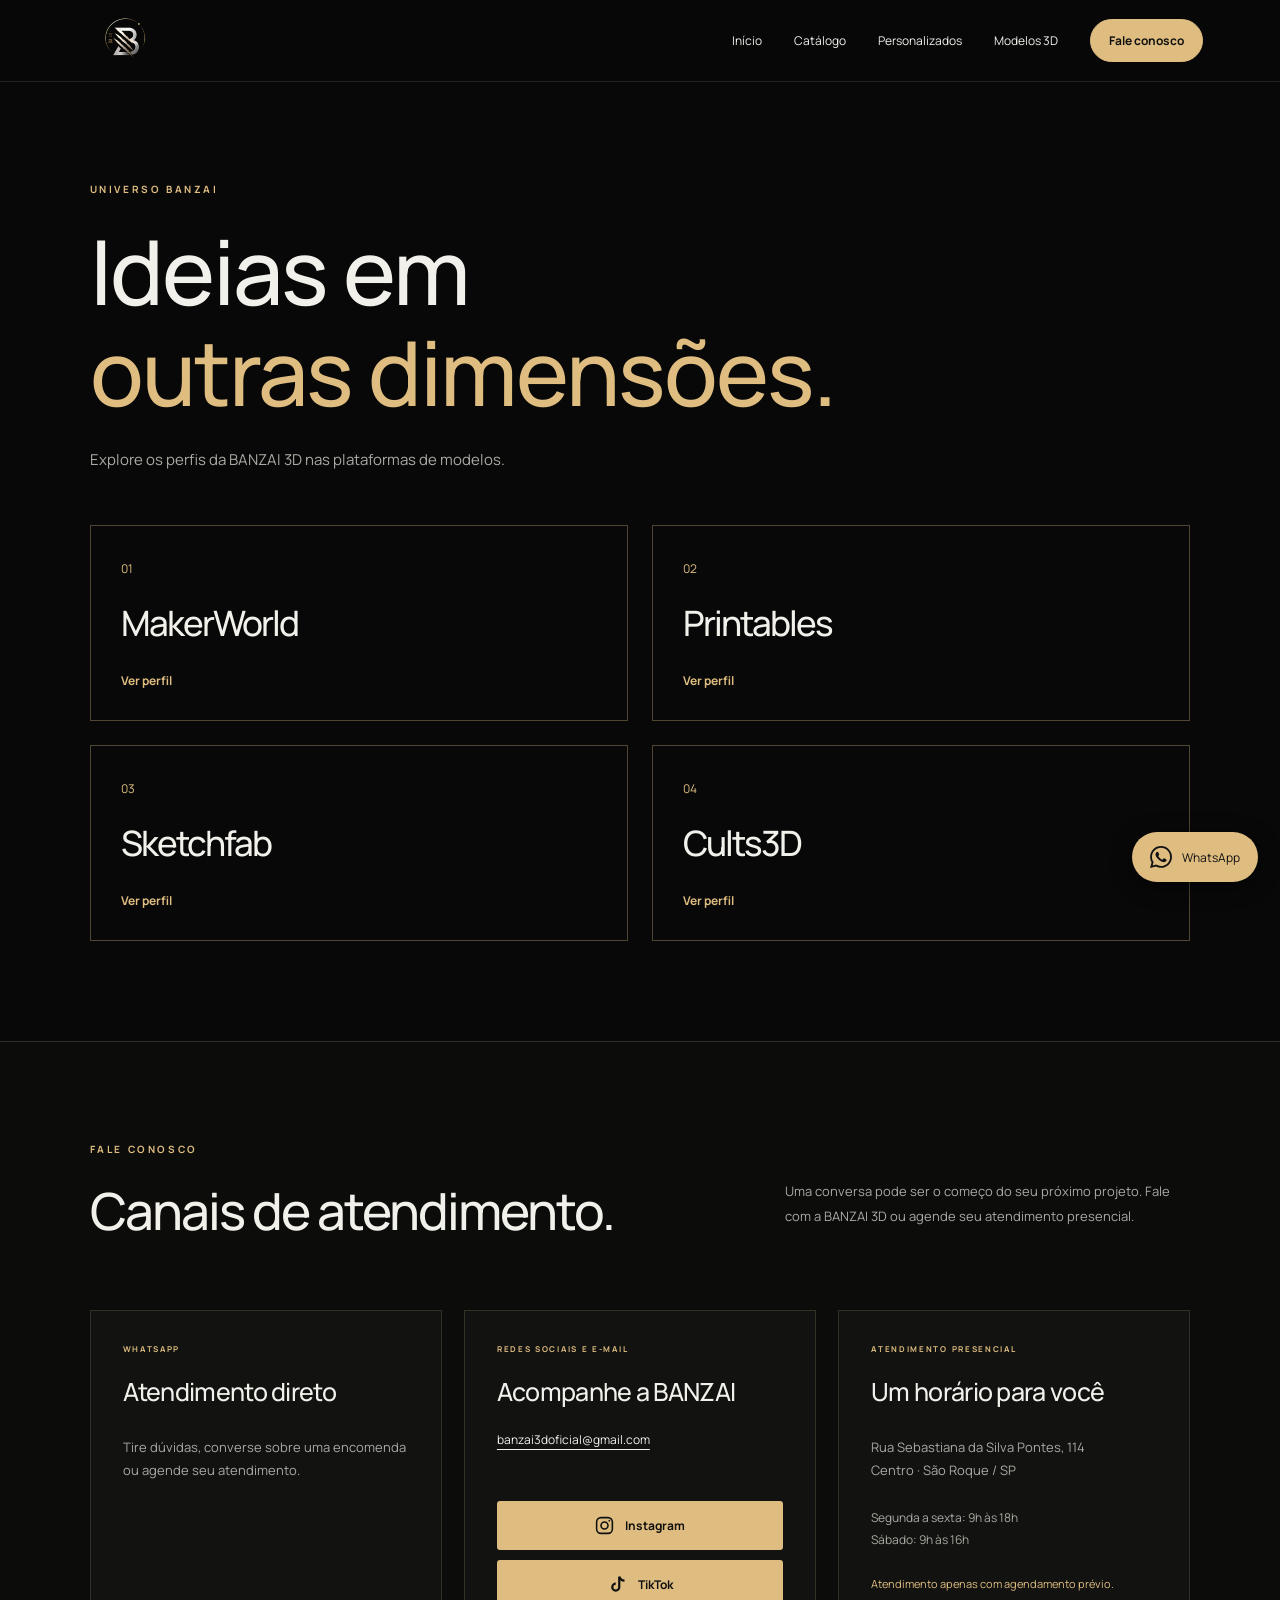
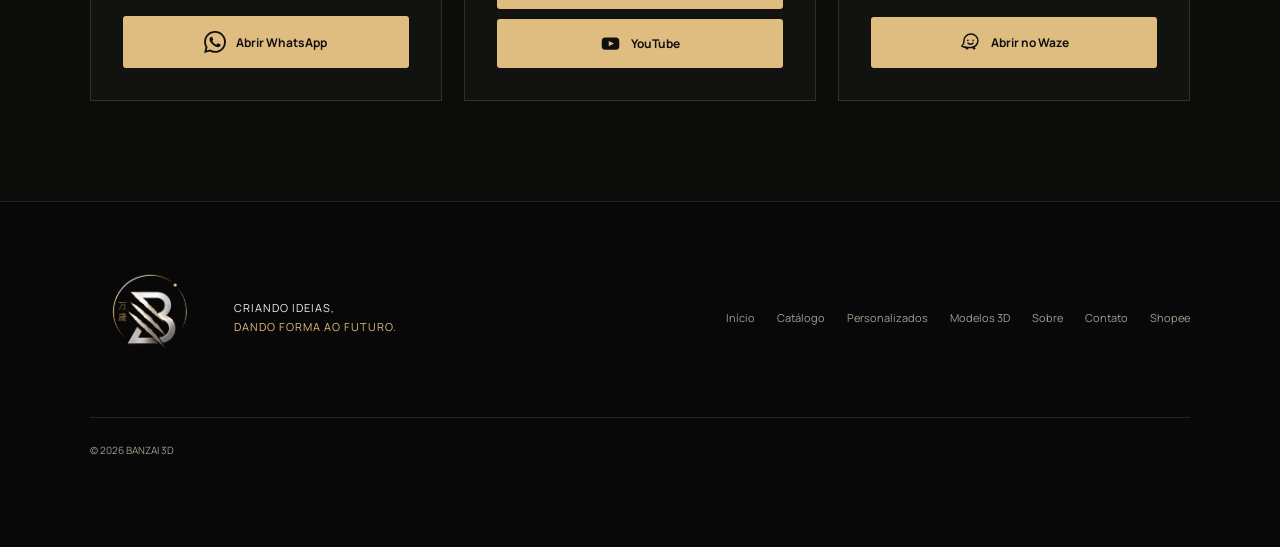
<file: modelos.html>
<!doctype html><html lang="pt-BR"><head><meta charset="utf-8"><meta name="viewport" content="width=device-width,initial-scale=1"><title>Modelos 3D e perfis | BANZAI 3D</title><meta name="description" content="Encontre os perfis BANZAI 3D no MakerWorld, Printables, Sketchfab e Cults3D."><link rel="icon" href="assets/logo-banzai3d.png"><link rel="stylesheet" href="inicio.css"><script src="inicio.js?v=mobile-v01" defer></script><link rel="canonical" href="https://banzai3doficial.github.io/banzai3d/modelos.html"><meta property="og:title" content="Modelos 3D e perfis | BANZAI 3D"><meta property="og:description" content="Encontre os perfis BANZAI 3D no MakerWorld, Printables, Sketchfab e Cults3D."><meta property="og:url" content="https://banzai3doficial.github.io/banzai3d/modelos.html"><meta property="og:type" content="website"><meta property="og:image" content="https://banzai3doficial.github.io/banzai3d/assets/logo-banzai3d.png"><link rel="stylesheet" href="mobile-v01.css?v=valores-v02"><script src="mobile-v01.js" defer></script><meta name="robots" content="index,follow"><link rel="stylesheet" href="complementos.css"></head><body><a class="skip" href="#conteudo">Pular para o conteúdo</a><header><a class="brand" href="index.html#inicio" aria-label="BANZAI 3D — início"><img src="assets/logo-banzai3d.png" width="96" height="64" alt="BANZAI 3D"></a><nav aria-label="Principal"><a href="index.html#inicio">Início</a><a href="catalogo.html">Catálogo</a><a href="personalizados.html">Personalizados</a><a href="modelos.html">Modelos 3D</a><a class="nav-contact" href="index.html#contato">Fale conosco</a></nav></header><main id="conteudo"><section class="models wrap"><span class="eyebrow">UNIVERSO BANZAI</span><h1>Ideias em<br><em>outras dimensões.</em></h1><p>Explore os perfis da BANZAI 3D nas plataformas de modelos.</p><div class="profile-grid"><a href="https://makerworld.com/pt/@banzai3D" target="_blank" rel="noopener"><span>01</span><h2>MakerWorld</h2><b>Ver perfil</b></a><a href="https://www.printables.com/@BANZAI3D_5532552" target="_blank" rel="noopener"><span>02</span><h2>Printables</h2><b>Ver perfil</b></a><a href="https://sketchfab.com/BANZAI_3D_Impressao_3D" target="_blank" rel="noopener"><span>03</span><h2>Sketchfab</h2><b>Ver perfil</b></a><a href="https://cults3d.com/pt/usuarios/BANZAI3D" target="_blank" rel="noopener"><span>04</span><h2>Cults3D</h2><b>Ver perfil</b></a></div></section></main><section class="contact-channels wrap" id="contato"><div class="contact-heading"><div><span class="eyebrow">FALE CONOSCO</span><h2>Canais de atendimento.</h2></div><p>Uma conversa pode ser o começo do seu próximo projeto. Fale com a BANZAI 3D ou agende seu atendimento presencial.</p></div><div class="channel-grid"><article class="channel-card"><span class="eyebrow">WHATSAPP</span><h3>Atendimento direto</h3><p>Tire dúvidas, converse sobre uma encomenda ou agende seu atendimento.</p><a class="button gold" href="https://wa.me/5511988504332?text=Ol%C3%A1%21%20Vim%20pelo%20site%20da%20BANZAI%203D." target="_blank" rel="noopener"><svg class="wa-icon" viewBox="0 0 24 24" aria-hidden="true" focusable="false"><path fill="currentColor" d="M.057 24l1.687-6.163c-1.041-1.804-1.588-3.849-1.587-5.946.003-6.556 5.338-11.891 11.893-11.891 3.181.001 6.167 1.24 8.413 3.488 2.245 2.248 3.481 5.236 3.48 8.414-.003 6.557-5.338 11.892-11.893 11.892-1.99-.001-3.951-.5-5.688-1.448l-6.305 1.654zm6.597-3.807c1.676.995 3.276 1.591 5.392 1.592 5.448 0 9.886-4.434 9.889-9.885.002-5.462-4.415-9.89-9.881-9.892-5.452 0-9.887 4.434-9.889 9.884-.001 2.225.651 3.891 1.746 5.634l-.999 3.648 3.742-.981zm11.387-5.464c-.074-.124-.272-.198-.57-.347-.297-.149-1.758-.868-2.031-.967-.272-.099-.47-.149-.669.149-.198.297-.768.967-.941 1.165-.173.198-.347.223-.644.074-.297-.149-1.255-.462-2.39-1.475-.883-.788-1.48-1.761-1.653-2.059-.173-.297-.018-.458.13-.606.134-.133.297-.347.446-.521.151-.172.2-.296.3-.495.099-.198.05-.372-.025-.521-.075-.148-.669-1.611-.916-2.206-.242-.579-.487-.501-.669-.51l-.57-.01c-.198 0-.52.074-.792.372s-1.04 1.016-1.04 2.479 1.065 2.876 1.213 3.074c.149.198 2.095 3.2 5.076 4.487.709.306 1.263.489 1.694.626.712.226 1.36.194 1.872.118.571-.085 1.758-.719 2.006-1.413.248-.695.248-1.29.173-1.414z"/></svg><span>Abrir WhatsApp</span></a></article><article class="channel-card"><span class="eyebrow">REDES SOCIAIS E E-MAIL</span><h3>Acompanhe a BANZAI</h3><a class="email" href="mailto:banzai3doficial@gmail.com">banzai3doficial@gmail.com</a><div class="channel-social"><a class="button gold social-button" href="https://www.instagram.com/banzai3doficial" target="_blank" rel="noopener"><svg class="social-icon" viewBox="0 0 24 24" aria-hidden="true" focusable="false"><rect x="3" y="3" width="18" height="18" rx="5" fill="none" stroke="currentColor" stroke-width="1.8"/><circle cx="12" cy="12" r="4" fill="none" stroke="currentColor" stroke-width="1.8"/><circle cx="17.5" cy="6.5" r="1" fill="currentColor"/></svg><span>Instagram</span></a><a class="button gold social-button" href="https://www.tiktok.com/@banzai3doficial" target="_blank" rel="noopener"><svg class="social-icon" viewBox="0 0 24 24" aria-hidden="true" focusable="false"><path d="M14 3v12a4 4 0 1 1-4-4" fill="none" stroke="currentColor" stroke-width="2.5"/><path d="M14 3c.8 3 2.5 4.5 6 4.5" fill="none" stroke="currentColor" stroke-width="2.5"/></svg><span>TikTok</span></a><a class="button gold social-button" href="https://www.youtube.com/@banzai3d" target="_blank" rel="noopener"><svg class="social-icon" viewBox="0 0 24 24" aria-hidden="true" focusable="false"><rect x="2" y="5" width="20" height="14" rx="4" fill="currentColor"/><path d="m10 9 6 3-6 3Z" fill="var(--gold)"/></svg><span>YouTube</span></a></div></article><article class="channel-card"><span class="eyebrow">ATENDIMENTO PRESENCIAL</span><h3>Um horário para você</h3><p>Rua Sebastiana da Silva Pontes, 114<br>Centro · São Roque / SP</p><p class="hours">Segunda a sexta: 9h às 18h<br>Sábado: 9h às 16h</p><p class="appointment">Atendimento apenas com agendamento prévio.</p><a class="button gold" href="https://waze.com/ul/h6gy6pqn6n" target="_blank" rel="noopener"><svg class="social-icon" viewBox="0 0 24 24" aria-hidden="true" focusable="false"><path d="M20.5 10.2a8 8 0 0 0-16 0c0 3-1 4.7-2.5 5.8 2 1.1 4.3 1.7 7 1.7h3.5a8 8 0 0 0 8-7.5Z" fill="none" stroke="currentColor" stroke-width="1.7" stroke-linejoin="round"/><circle cx="8" cy="18.5" r="1.5" fill="currentColor"/><circle cx="16" cy="18.5" r="1.5" fill="currentColor"/><circle cx="9" cy="9.5" r="1" fill="currentColor"/><circle cx="15" cy="9.5" r="1" fill="currentColor"/><path d="M9 12.5q3 3 6 0" fill="none" stroke="currentColor" stroke-width="1.5" stroke-linecap="round"/></svg><span>Abrir no Waze</span></a></article></div></section><footer class="brand-footer wrap"><div class="footer-identity"><a href="index.html#inicio" aria-label="BANZAI 3D — início"><img src="assets/logo-banzai3d.png" width="120" height="120" alt="BANZAI 3D"></a><p>CRIANDO IDEIAS,<br><span>DANDO FORMA AO FUTURO.</span></p></div><div class="footer-links"><a href="index.html#inicio">Início</a><a href="catalogo.html">Catálogo</a><a href="personalizados.html">Personalizados</a><a href="modelos.html">Modelos 3D</a><a href="index.html#sobre">Sobre</a><a href="index.html#contato">Contato</a><a href="https://shopee.com.br/shop/1079674578" target="_blank" rel="noopener">Shopee</a></div><small>© 2026 BANZAI 3D</small></footer><a class="whatsapp" href="https://wa.me/5511988504332?text=Ol%C3%A1%21%20Vim%20pelo%20site%20da%20BANZAI%203D." target="_blank" rel="noopener" aria-label="Falar com a BANZAI no WhatsApp"><svg class="wa-icon" viewBox="0 0 24 24" aria-hidden="true" focusable="false"><path fill="currentColor" d="M.057 24l1.687-6.163c-1.041-1.804-1.588-3.849-1.587-5.946.003-6.556 5.338-11.891 11.893-11.891 3.181.001 6.167 1.24 8.413 3.488 2.245 2.248 3.481 5.236 3.48 8.414-.003 6.557-5.338 11.892-11.893 11.892-1.99-.001-3.951-.5-5.688-1.448l-6.305 1.654zm6.597-3.807c1.676.995 3.276 1.591 5.392 1.592 5.448 0 9.886-4.434 9.889-9.885.002-5.462-4.415-9.89-9.881-9.892-5.452 0-9.887 4.434-9.889 9.884-.001 2.225.651 3.891 1.746 5.634l-.999 3.648 3.742-.981zm11.387-5.464c-.074-.124-.272-.198-.57-.347-.297-.149-1.758-.868-2.031-.967-.272-.099-.47-.149-.669.149-.198.297-.768.967-.941 1.165-.173.198-.347.223-.644.074-.297-.149-1.255-.462-2.39-1.475-.883-.788-1.48-1.761-1.653-2.059-.173-.297-.018-.458.13-.606.134-.133.297-.347.446-.521.151-.172.2-.296.3-.495.099-.198.05-.372-.025-.521-.075-.148-.669-1.611-.916-2.206-.242-.579-.487-.501-.669-.51l-.57-.01c-.198 0-.52.074-.792.372s-1.04 1.016-1.04 2.479 1.065 2.876 1.213 3.074c.149.198 2.095 3.2 5.076 4.487.709.306 1.263.489 1.694.626.712.226 1.36.194 1.872.118.571-.085 1.758-.719 2.006-1.413.248-.695.248-1.29.173-1.414z"/></svg><span>WhatsApp</span></a></body></html>
</file>
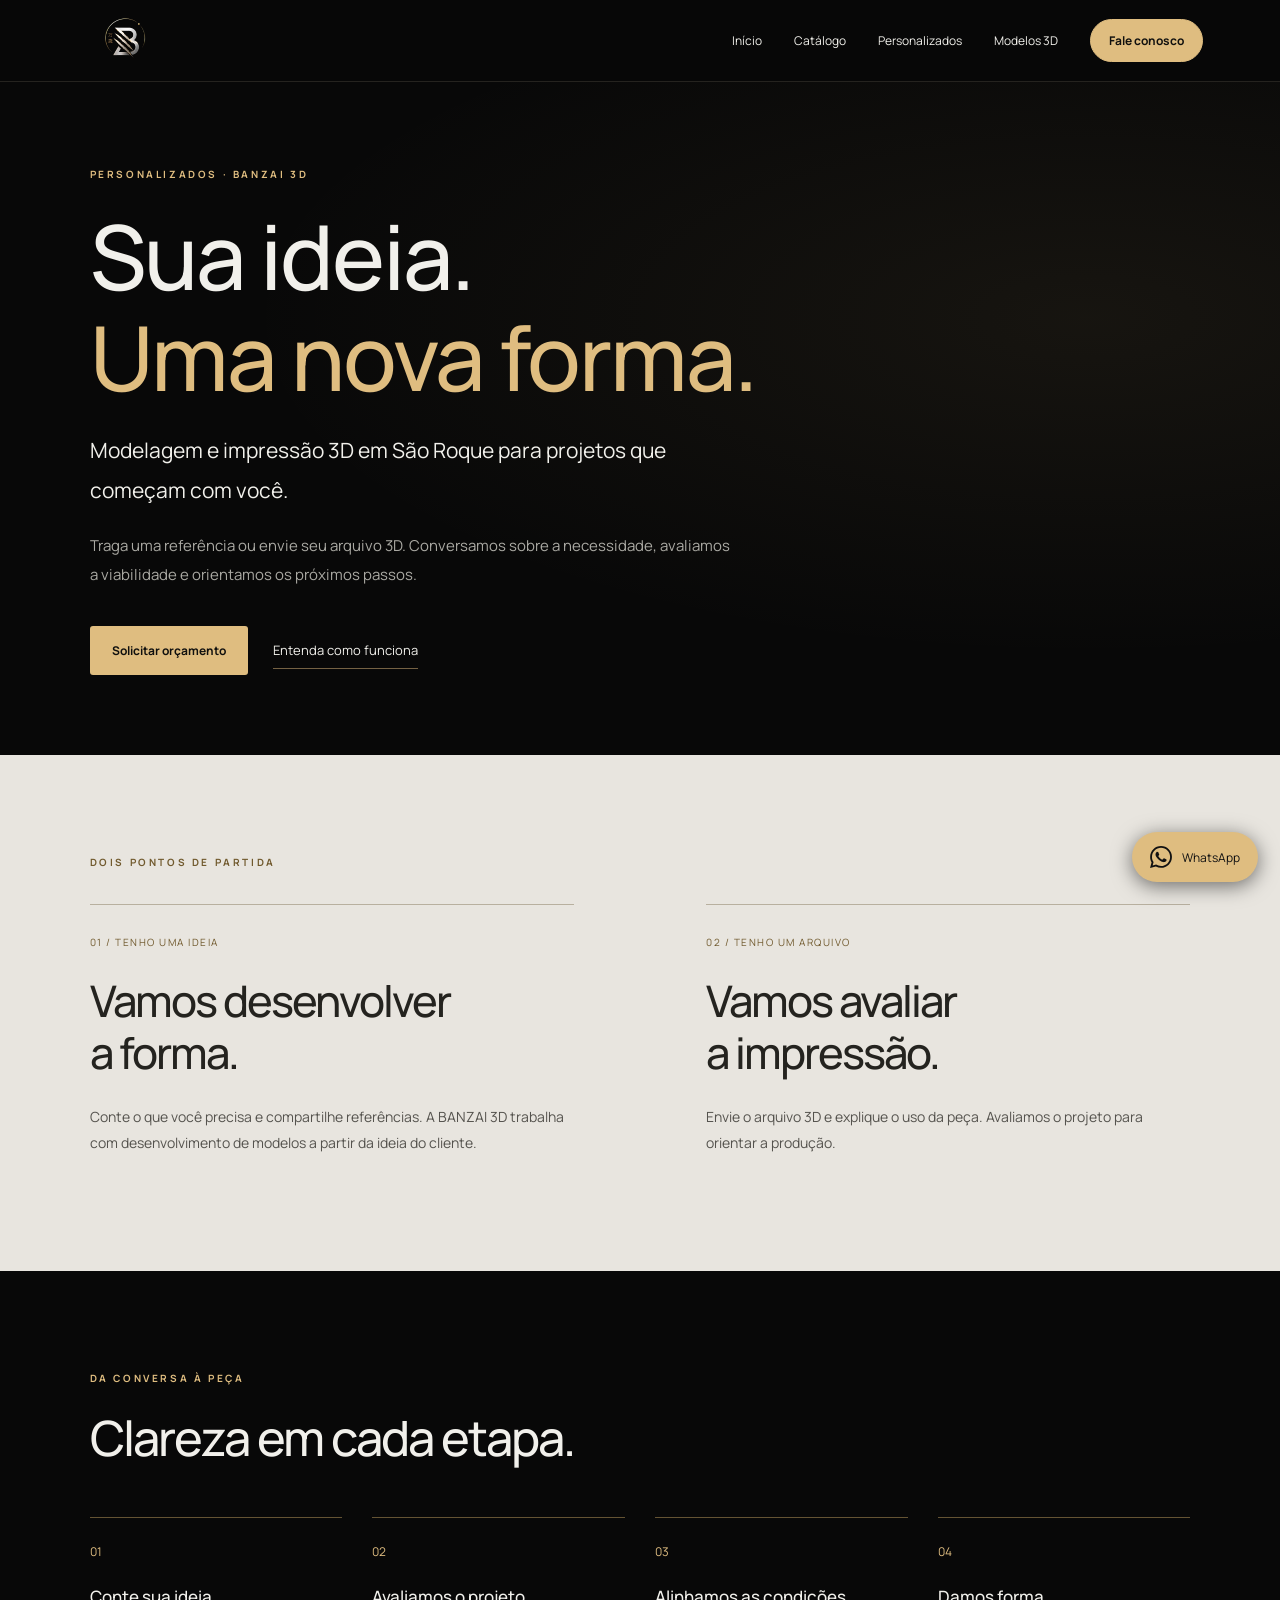
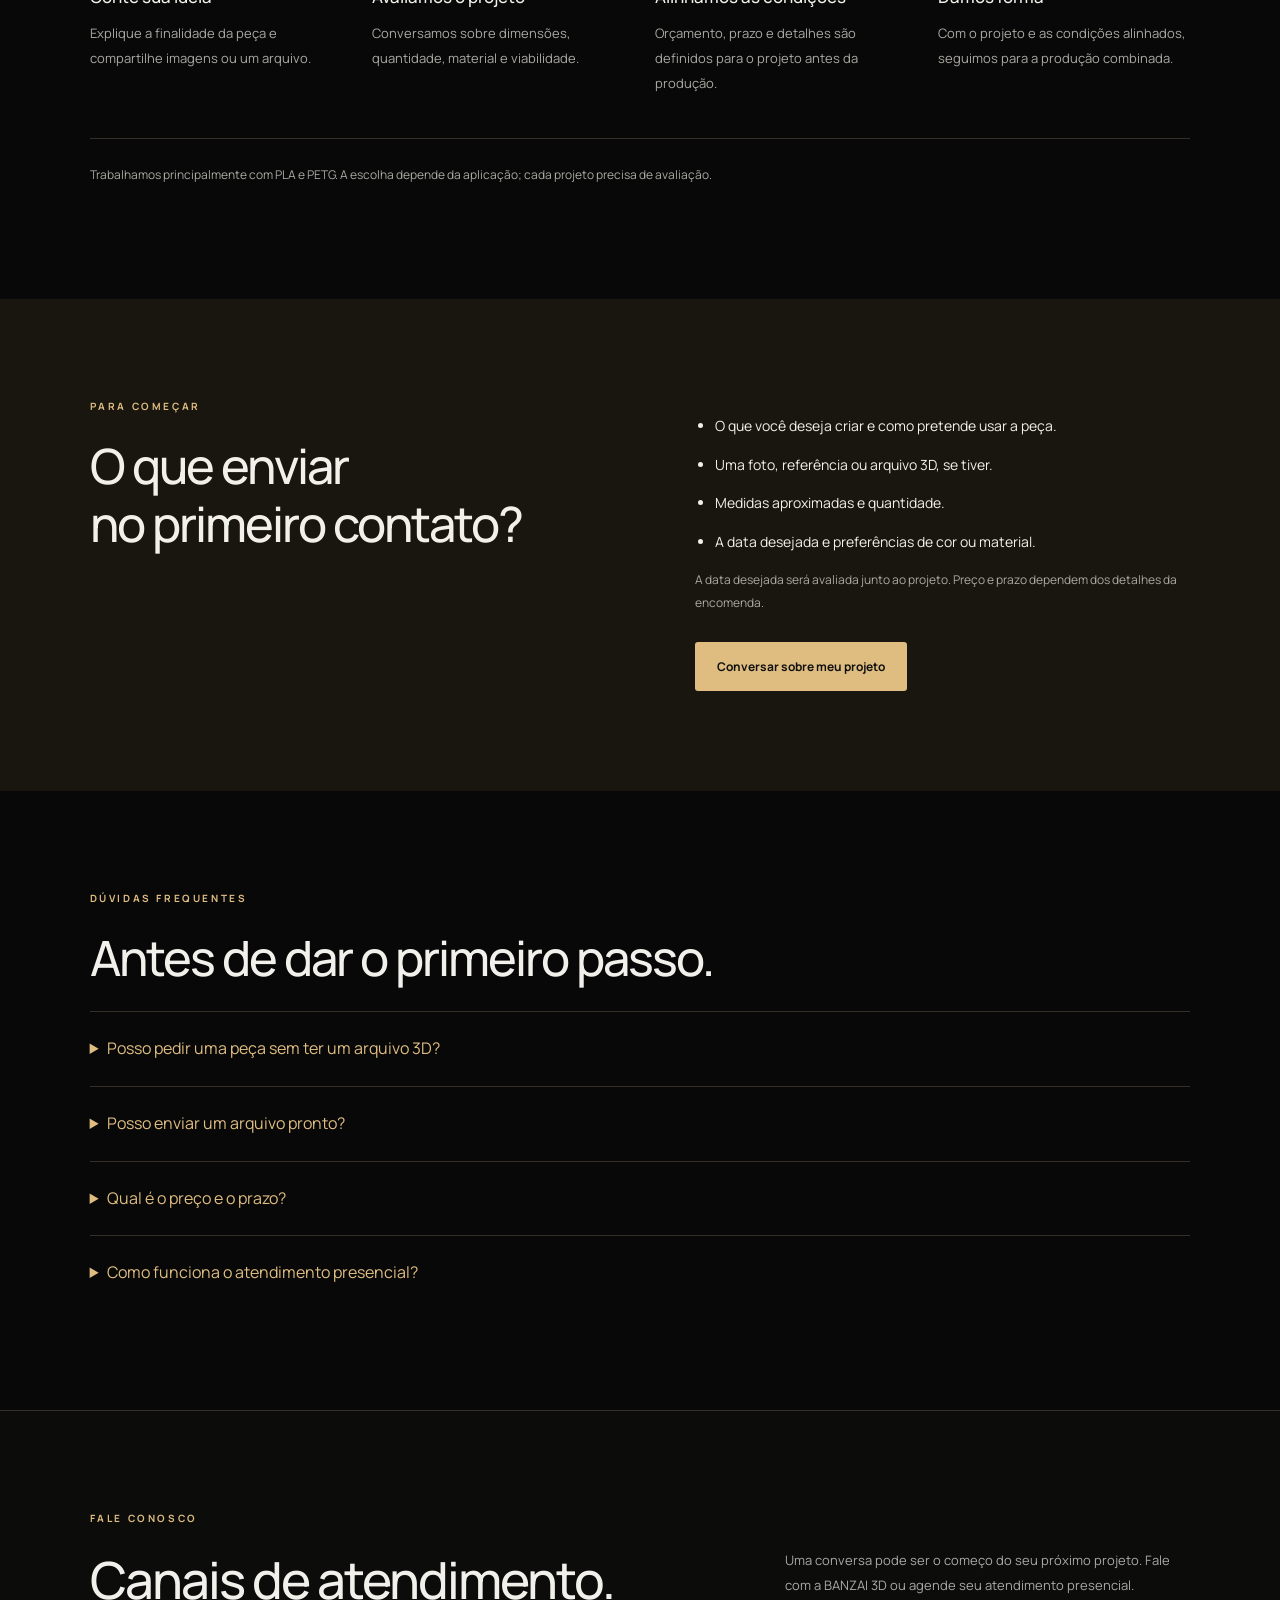
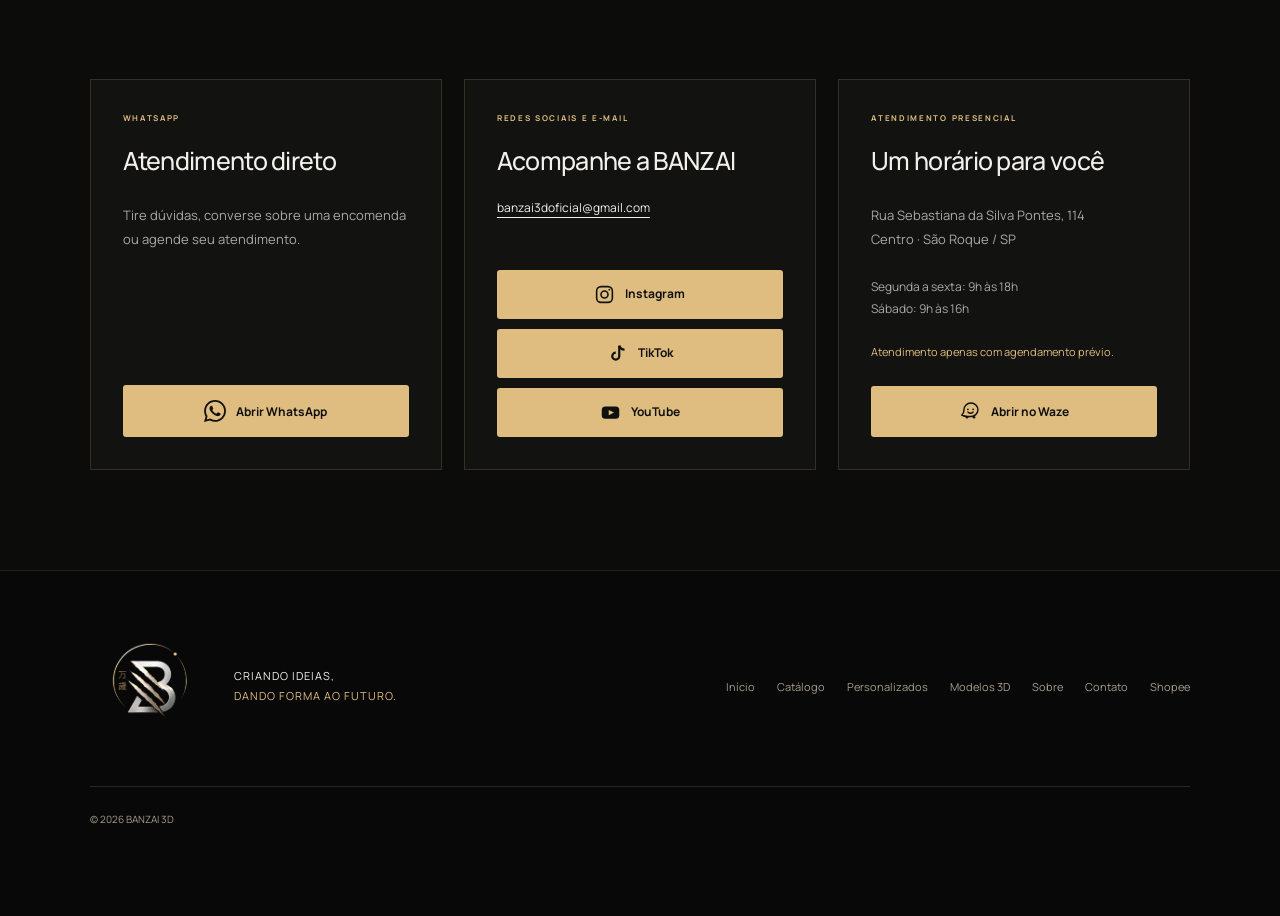
<file: personalizados.html>
<!doctype html><html lang="pt-BR"><head><meta charset="utf-8"><meta name="viewport" content="width=device-width,initial-scale=1"><title>Peças personalizadas e impressão 3D em São Roque | BANZAI 3D</title><meta name="description" content="Peças personalizadas e impressão 3D em São Roque. Envie sua ideia ou arquivo 3D e converse com a BANZAI 3D sobre a viabilidade e o orçamento."><link rel="icon" href="assets/logo-banzai3d.png"><link rel="stylesheet" href="inicio.css"><script src="inicio.js?v=mobile-v01" defer></script><link rel="canonical" href="https://banzai3doficial.github.io/banzai3d/personalizados.html"><meta property="og:title" content="Peças personalizadas | BANZAI 3D"><meta property="og:description" content="Peças personalizadas e impressão 3D em São Roque. Envie sua ideia ou arquivo 3D e converse com a BANZAI 3D sobre a viabilidade e o orçamento."><meta property="og:url" content="https://banzai3doficial.github.io/banzai3d/personalizados.html"><meta property="og:type" content="website"><meta property="og:image" content="https://banzai3doficial.github.io/banzai3d/assets/logo-banzai3d.png"><link rel="stylesheet" href="mobile-v01.css?v=valores-v02"><script src="mobile-v01.js" defer></script><meta name="robots" content="index,follow"><link rel="stylesheet" href="complementos.css"></head><body><a class="skip" href="#conteudo">Pular para o conteúdo</a><header><a class="brand" href="index.html#inicio" aria-label="BANZAI 3D — início"><img src="assets/logo-banzai3d.png" width="96" height="64" alt="BANZAI 3D"></a><nav aria-label="Principal"><a href="index.html#inicio">Início</a><a href="catalogo.html">Catálogo</a><a href="personalizados.html">Personalizados</a><a href="modelos.html">Modelos 3D</a><a class="nav-contact" href="index.html#contato">Fale conosco</a></nav></header><main id="conteudo"><section class="custom-hero wrap"><span class="eyebrow">PERSONALIZADOS · BANZAI 3D</span><h1>Sua ideia.<br><em>Uma nova forma.</em></h1><p class="lead">Modelagem e impressão 3D em São Roque para projetos que começam com você.</p><p>Traga uma referência ou envie seu arquivo 3D. Conversamos sobre a necessidade, avaliamos a viabilidade e orientamos os próximos passos.</p><a class="button gold" href="https://wa.me/5511988504332?text=Ol%C3%A1%21%20Vim%20pelo%20site%20da%20BANZAI%203D%20e%20gostaria%20de%20solicitar%20um%20or%C3%A7amento%20de%20impress%C3%A3o%203D.%20Tenho%20uma%20ideia%20ou%20arquivo%20para%20avaliar." target="_blank" rel="noopener">Solicitar orçamento</a><a class="text-link" href="#como-funciona">Entenda como funciona</a></section><section class="custom-ways wrap"><span class="eyebrow">DOIS PONTOS DE PARTIDA</span><div class="custom-two"><article><span>01 / TENHO UMA IDEIA</span><h2>Vamos desenvolver<br>a forma.</h2><p>Conte o que você precisa e compartilhe referências. A BANZAI 3D trabalha com desenvolvimento de modelos a partir da ideia do cliente.</p></article><article><span>02 / TENHO UM ARQUIVO</span><h2>Vamos avaliar<br>a impressão.</h2><p>Envie o arquivo 3D e explique o uso da peça. Avaliamos o projeto para orientar a produção.</p></article></div></section><section class="custom-process wrap" id="como-funciona"><span class="eyebrow">DA CONVERSA À PEÇA</span><h2>Clareza em cada etapa.</h2><ol class="process-list"><li><b>Conte sua ideia</b><p>Explique a finalidade da peça e compartilhe imagens ou um arquivo.</p></li><li><b>Avaliamos o projeto</b><p>Conversamos sobre dimensões, quantidade, material e viabilidade.</p></li><li><b>Alinhamos as condições</b><p>Orçamento, prazo e detalhes são definidos para o projeto antes da produção.</p></li><li><b>Damos forma</b><p>Com o projeto e as condições alinhados, seguimos para a produção combinada.</p></li></ol><p class="material-note">Trabalhamos principalmente com PLA e PETG. A escolha depende da aplicação; cada projeto precisa de avaliação.</p></section><section class="brief-section wrap"><div><span class="eyebrow">PARA COMEÇAR</span><h2>O que enviar<br>no primeiro contato?</h2></div><div><ul class="brief-list"><li>O que você deseja criar e como pretende usar a peça.</li><li>Uma foto, referência ou arquivo 3D, se tiver.</li><li>Medidas aproximadas e quantidade.</li><li>A data desejada e preferências de cor ou material.</li></ul><p>A data desejada será avaliada junto ao projeto. Preço e prazo dependem dos detalhes da encomenda.</p><a class="button gold" href="https://wa.me/5511988504332?text=Ol%C3%A1%21%20Vim%20pelo%20site%20da%20BANZAI%203D%20e%20gostaria%20de%20solicitar%20um%20or%C3%A7amento%20de%20impress%C3%A3o%203D.%20Tenho%20uma%20ideia%20ou%20arquivo%20para%20avaliar." target="_blank" rel="noopener">Conversar sobre meu projeto</a></div></section><section class="custom-faq wrap"><span class="eyebrow">DÚVIDAS FREQUENTES</span><h2>Antes de dar o primeiro passo.</h2><details><summary>Posso pedir uma peça sem ter um arquivo 3D?</summary><p>Sim. A BANZAI 3D também desenvolve modelos a partir da ideia do cliente. Envie referências para iniciarmos a avaliação.</p></details><details><summary>Posso enviar um arquivo pronto?</summary><p>Sim. Envie o arquivo e explique a finalidade, dimensões e quantidade da peça para avaliarmos a impressão.</p></details><details><summary>Qual é o preço e o prazo?</summary><p>São definidos conforme o projeto. Material, dimensões, quantidade e necessidade de modelagem entram na avaliação do orçamento.</p></details><details><summary>Como funciona o atendimento presencial?</summary><p>O atendimento em São Roque é feito com agendamento prévio. Use o WhatsApp para combinar um horário.</p></details></section></main><section class="contact-channels wrap" id="contato"><div class="contact-heading"><div><span class="eyebrow">FALE CONOSCO</span><h2>Canais de atendimento.</h2></div><p>Uma conversa pode ser o começo do seu próximo projeto. Fale com a BANZAI 3D ou agende seu atendimento presencial.</p></div><div class="channel-grid"><article class="channel-card"><span class="eyebrow">WHATSAPP</span><h3>Atendimento direto</h3><p>Tire dúvidas, converse sobre uma encomenda ou agende seu atendimento.</p><a class="button gold" href="https://wa.me/5511988504332?text=Ol%C3%A1%21%20Vim%20pelo%20site%20da%20BANZAI%203D." target="_blank" rel="noopener"><svg class="wa-icon" viewBox="0 0 24 24" aria-hidden="true" focusable="false"><path fill="currentColor" d="M.057 24l1.687-6.163c-1.041-1.804-1.588-3.849-1.587-5.946.003-6.556 5.338-11.891 11.893-11.891 3.181.001 6.167 1.24 8.413 3.488 2.245 2.248 3.481 5.236 3.48 8.414-.003 6.557-5.338 11.892-11.893 11.892-1.99-.001-3.951-.5-5.688-1.448l-6.305 1.654zm6.597-3.807c1.676.995 3.276 1.591 5.392 1.592 5.448 0 9.886-4.434 9.889-9.885.002-5.462-4.415-9.89-9.881-9.892-5.452 0-9.887 4.434-9.889 9.884-.001 2.225.651 3.891 1.746 5.634l-.999 3.648 3.742-.981zm11.387-5.464c-.074-.124-.272-.198-.57-.347-.297-.149-1.758-.868-2.031-.967-.272-.099-.47-.149-.669.149-.198.297-.768.967-.941 1.165-.173.198-.347.223-.644.074-.297-.149-1.255-.462-2.39-1.475-.883-.788-1.48-1.761-1.653-2.059-.173-.297-.018-.458.13-.606.134-.133.297-.347.446-.521.151-.172.2-.296.3-.495.099-.198.05-.372-.025-.521-.075-.148-.669-1.611-.916-2.206-.242-.579-.487-.501-.669-.51l-.57-.01c-.198 0-.52.074-.792.372s-1.04 1.016-1.04 2.479 1.065 2.876 1.213 3.074c.149.198 2.095 3.2 5.076 4.487.709.306 1.263.489 1.694.626.712.226 1.36.194 1.872.118.571-.085 1.758-.719 2.006-1.413.248-.695.248-1.29.173-1.414z"/></svg><span>Abrir WhatsApp</span></a></article><article class="channel-card"><span class="eyebrow">REDES SOCIAIS E E-MAIL</span><h3>Acompanhe a BANZAI</h3><a class="email" href="mailto:banzai3doficial@gmail.com">banzai3doficial@gmail.com</a><div class="channel-social"><a class="button gold social-button" href="https://www.instagram.com/banzai3doficial" target="_blank" rel="noopener"><svg class="social-icon" viewBox="0 0 24 24" aria-hidden="true" focusable="false"><rect x="3" y="3" width="18" height="18" rx="5" fill="none" stroke="currentColor" stroke-width="1.8"/><circle cx="12" cy="12" r="4" fill="none" stroke="currentColor" stroke-width="1.8"/><circle cx="17.5" cy="6.5" r="1" fill="currentColor"/></svg><span>Instagram</span></a><a class="button gold social-button" href="https://www.tiktok.com/@banzai3doficial" target="_blank" rel="noopener"><svg class="social-icon" viewBox="0 0 24 24" aria-hidden="true" focusable="false"><path d="M14 3v12a4 4 0 1 1-4-4" fill="none" stroke="currentColor" stroke-width="2.5"/><path d="M14 3c.8 3 2.5 4.5 6 4.5" fill="none" stroke="currentColor" stroke-width="2.5"/></svg><span>TikTok</span></a><a class="button gold social-button" href="https://www.youtube.com/@banzai3d" target="_blank" rel="noopener"><svg class="social-icon" viewBox="0 0 24 24" aria-hidden="true" focusable="false"><rect x="2" y="5" width="20" height="14" rx="4" fill="currentColor"/><path d="m10 9 6 3-6 3Z" fill="var(--gold)"/></svg><span>YouTube</span></a></div></article><article class="channel-card"><span class="eyebrow">ATENDIMENTO PRESENCIAL</span><h3>Um horário para você</h3><p>Rua Sebastiana da Silva Pontes, 114<br>Centro · São Roque / SP</p><p class="hours">Segunda a sexta: 9h às 18h<br>Sábado: 9h às 16h</p><p class="appointment">Atendimento apenas com agendamento prévio.</p><a class="button gold" href="https://waze.com/ul/h6gy6pqn6n" target="_blank" rel="noopener"><svg class="social-icon" viewBox="0 0 24 24" aria-hidden="true" focusable="false"><path d="M20.5 10.2a8 8 0 0 0-16 0c0 3-1 4.7-2.5 5.8 2 1.1 4.3 1.7 7 1.7h3.5a8 8 0 0 0 8-7.5Z" fill="none" stroke="currentColor" stroke-width="1.7" stroke-linejoin="round"/><circle cx="8" cy="18.5" r="1.5" fill="currentColor"/><circle cx="16" cy="18.5" r="1.5" fill="currentColor"/><circle cx="9" cy="9.5" r="1" fill="currentColor"/><circle cx="15" cy="9.5" r="1" fill="currentColor"/><path d="M9 12.5q3 3 6 0" fill="none" stroke="currentColor" stroke-width="1.5" stroke-linecap="round"/></svg><span>Abrir no Waze</span></a></article></div></section><footer class="brand-footer wrap"><div class="footer-identity"><a href="index.html#inicio" aria-label="BANZAI 3D — início"><img src="assets/logo-banzai3d.png" width="120" height="120" alt="BANZAI 3D"></a><p>CRIANDO IDEIAS,<br><span>DANDO FORMA AO FUTURO.</span></p></div><div class="footer-links"><a href="index.html#inicio">Início</a><a href="catalogo.html">Catálogo</a><a href="personalizados.html">Personalizados</a><a href="modelos.html">Modelos 3D</a><a href="index.html#sobre">Sobre</a><a href="index.html#contato">Contato</a><a href="https://shopee.com.br/shop/1079674578" target="_blank" rel="noopener">Shopee</a></div><small>© 2026 BANZAI 3D</small></footer><a class="whatsapp" href="https://wa.me/5511988504332?text=Ol%C3%A1%21%20Vim%20pelo%20site%20da%20BANZAI%203D." target="_blank" rel="noopener" aria-label="Falar com a BANZAI no WhatsApp"><svg class="wa-icon" viewBox="0 0 24 24" aria-hidden="true" focusable="false"><path fill="currentColor" d="M.057 24l1.687-6.163c-1.041-1.804-1.588-3.849-1.587-5.946.003-6.556 5.338-11.891 11.893-11.891 3.181.001 6.167 1.24 8.413 3.488 2.245 2.248 3.481 5.236 3.48 8.414-.003 6.557-5.338 11.892-11.893 11.892-1.99-.001-3.951-.5-5.688-1.448l-6.305 1.654zm6.597-3.807c1.676.995 3.276 1.591 5.392 1.592 5.448 0 9.886-4.434 9.889-9.885.002-5.462-4.415-9.89-9.881-9.892-5.452 0-9.887 4.434-9.889 9.884-.001 2.225.651 3.891 1.746 5.634l-.999 3.648 3.742-.981zm11.387-5.464c-.074-.124-.272-.198-.57-.347-.297-.149-1.758-.868-2.031-.967-.272-.099-.47-.149-.669.149-.198.297-.768.967-.941 1.165-.173.198-.347.223-.644.074-.297-.149-1.255-.462-2.39-1.475-.883-.788-1.48-1.761-1.653-2.059-.173-.297-.018-.458.13-.606.134-.133.297-.347.446-.521.151-.172.2-.296.3-.495.099-.198.05-.372-.025-.521-.075-.148-.669-1.611-.916-2.206-.242-.579-.487-.501-.669-.51l-.57-.01c-.198 0-.52.074-.792.372s-1.04 1.016-1.04 2.479 1.065 2.876 1.213 3.074c.149.198 2.095 3.2 5.076 4.487.709.306 1.263.489 1.694.626.712.226 1.36.194 1.872.118.571-.085 1.758-.719 2.006-1.413.248-.695.248-1.29.173-1.414z"/></svg><span>WhatsApp</span></a></body></html>
</file>
<file: inicio.css>
@import url('https://fonts.googleapis.com/css2?family=Manrope:wght@400;500;600;700;800&display=swap');
:root{--gold:#dfbd80;--ink:#f1f0eb;--muted:#aaa9a3;--bg:#080808;--opacity:.35}*{box-sizing:border-box}html{scroll-padding-top:100px}body{margin:0;background:var(--bg);color:var(--ink);font-family:Manrope,Arial,sans-serif}a{color:inherit;text-decoration:none}button{font:inherit}a:focus-visible,button:focus-visible{outline:3px solid var(--gold);outline-offset:6px}.skip{position:fixed;top:-100px;left:20px;background:var(--gold);color:#000;padding:15px;z-index:100}.skip:focus{top:10px}.preview{text-align:center;background:#17150f;color:var(--gold);font-size:9px;letter-spacing:2px;padding:8px}header{position:sticky;top:0;z-index:30;display:flex;align-items:center;justify-content:space-between;padding:8px 6%;height:82px;background:#080808f5;border-bottom:1px solid #25231f}.brand img{object-fit:contain;display:block}nav{display:flex;gap:32px;align-items:center;font-size:12px}.nav-contact{border:1px solid #62543c;padding:12px 18px;border-radius:30px}.wrap{padding:100px 7%;max-width:1700px;margin:auto}.scroll-scene{position:relative;min-height:800px}.js .scroll-scene{height:205svh;min-height:1100px}.hero-sticky{height:calc(100svh - 82px);min-height:640px;position:relative;display:flex;align-items:center;padding:65px 7%;isolation:isolate;overflow:hidden}.js .hero-sticky{position:sticky;top:82px}.hero-copy{z-index:2;max-width:720px;pointer-events:none}.hero-copy a{pointer-events:auto}.eyebrow{display:block;color:var(--gold);font-size:10px;letter-spacing:2.6px;font-weight:700}h1,h2,h3{font-weight:500;letter-spacing:-2px}h1{font-size:clamp(40px,5.3vw,82px);line-height:1.13;margin:24px 0}em{font-style:normal;color:var(--gold)}p{font-size:15px;line-height:1.9;color:var(--muted)}.hero-copy>p{font-size:14px}.actions{display:flex;gap:12px;flex-wrap:wrap;margin-top:30px}.button{display:inline-flex;align-items:center;justify-content:center;min-height:49px;padding:15px 22px;font-size:12px;font-weight:700;border-radius:3px}.gold{background:var(--gold);color:#10100e}.outline{border:1px solid #625b4c}.visual{position:absolute;z-index:0;right:-8%;top:6%;width:80%;height:87%;opacity:var(--opacity);mask-image:linear-gradient(to right,transparent 0%,#000 36%,#000 85%,transparent 100%);pointer-events:none}.visual video,.poster{position:absolute;width:100%;height:100%;object-fit:contain;mask-image:linear-gradient(to bottom,transparent,#000 15%,#000 85%,transparent)}.visual video{visibility:hidden}.video-ready .visual video{visibility:visible}.video-ready .poster{visibility:hidden}.static-motion .visual video{visibility:hidden}.static-motion .poster{visibility:visible}.hero-sticky:after{content:"";position:absolute;inset:0;z-index:1;background:linear-gradient(90deg,#080808 0%,#080808d9 24%,transparent 68%);pointer-events:none}.scroll-hint{display:inline-flex;gap:30px;font-size:9px;letter-spacing:2px;color:#bdb5a5;margin-top:45px}.scroll-hint span{color:var(--gold);font-size:18px}.scene-bottom{position:absolute;z-index:3;bottom:23px;left:7%;right:7%;display:flex;align-items:center;gap:20px;color:#969187;font-size:9px;letter-spacing:1.4px}.scene-bottom i{font-style:normal;color:var(--gold);margin:0 9px}.progress{height:1px;flex:1;background:#393126}.progress span{display:block;width:0;height:1px;background:var(--gold)}.motion-toggle{color:#bdb5a5;background:none;border:1px solid #494338;padding:8px 10px;font-size:10px;letter-spacing:0;cursor:pointer}.intro{border-top:1px solid #302a21;background:#0e0e0d;max-width:none}.intro-grid{display:grid;grid-template-columns:1.25fr 1fr;gap:8%;align-items:center}h2{font-size:clamp(32px,3.8vw,58px);line-height:1.2;margin:24px 0}.intro-grid>p{max-width:470px}.principles{display:grid;grid-template-columns:repeat(3,1fr);gap:45px;margin-top:65px}.principles article{border-top:1px solid #504532;padding-top:23px}.principles article>span{font-size:9px;letter-spacing:2px;color:var(--gold)}h3{font-size:32px;line-height:1.25;margin:25px 0;letter-spacing:-1px}.principles p{font-size:13px;max-width:340px}.editor-note{font-size:11px;margin-top:40px;color:#918878}.destinations{display:grid;grid-template-columns:1fr 1fr;gap:9%}.destinations>div{position:relative}.anchor{position:absolute;top:0}.text-link{font-size:13px;border-bottom:1px solid #746143;padding-bottom:9px;display:inline-block}.contact{display:grid;grid-template-columns:1.2fr 1fr;gap:8%;border-top:1px solid #302a21}.contact p{max-width:360px}.social{display:flex;gap:20px;flex-wrap:wrap;margin-top:35px;font-size:12px}footer{display:flex;justify-content:space-between;flex-wrap:wrap;gap:25px;border-top:1px solid #25231f;padding-top:35px!important;padding-bottom:65px!important;font-size:10px;color:#a59c8e}footer>span:first-child{font-size:20px;letter-spacing:2px;color:var(--ink)}footer small{width:100%;font-size:10px}.whatsapp{position:fixed;right:22px;bottom:18px;z-index:40;background:#dfbd80;color:#111;padding:14px 18px;border-radius:30px;font-size:12px;box-shadow:0 4px 20px #0008}.models h1{font-size:clamp(48px,7vw,90px)}.profile-grid{display:grid;grid-template-columns:1fr 1fr;gap:24px;margin-top:50px}.profile-grid>a{border:1px solid #504532;padding:30px}.profile-grid span,.profile-grid b{font-size:12px;color:var(--gold)}.profile-grid h2{font-size:35px}.static-motion .scroll-scene{height:auto;min-height:0}.static-motion .hero-sticky{position:relative}
@media(max-width:700px){header{padding:8px 5%;height:auto;min-height:76px;gap:15px}.brand img{width:65px;height:52px}nav{gap:12px;font-size:10px;flex-wrap:wrap;justify-content:flex-end}.nav-contact{padding:8px 10px}.hero-sticky{padding:55px 6% 90px;min-height:650px;height:calc(100svh - 80px);align-items:flex-start}.js .hero-sticky{top:76px}.js .scroll-scene{height:175svh;min-height:1000px}h1{font-size:clamp(33px,8.5vw,56px);letter-spacing:-1.4px}.hero-copy{max-width:100%}.hero-copy>p{font-size:12px}.eyebrow{font-size:8px}.visual{width:140%;height:68%;right:-45%;top:28%;mask-image:linear-gradient(to right,transparent,#000 25%,#000 80%,transparent)}.hero-sticky:after{background:linear-gradient(#08080800 25%,#08080850 55%,#08080890)}.actions{gap:8px;margin-top:24px}.button{padding:14px 16px;font-size:11px}.scroll-hint{margin-top:24px}.scene-bottom{left:6%;right:6%;gap:12px;flex-wrap:wrap}.scene-bottom>span{font-size:7px}.motion-toggle{font-size:9px}.wrap{padding:65px 6%}.intro-grid,.principles,.destinations,.contact,.profile-grid{grid-template-columns:1fr;gap:30px}.principles{margin-top:35px}.principles p{max-width:none}h2{letter-spacing:-1px}h3{font-size:28px}.destinations{gap:60px}.social{gap:18px}.whatsapp{font-size:11px;padding:12px 15px}.static-motion .scroll-scene{min-height:0;height:auto}}
@media(prefers-reduced-motion:reduce){.js .scroll-scene{height:auto;min-height:0}.js .hero-sticky{position:relative}.visual video{display:none}.video-ready .poster{visibility:visible}}

/* Keep scene controls clear of the persistent contact button. */
.scene-bottom{right:180px}@media(max-width:700px){.scene-bottom{right:6%;bottom:75px}.visual{right:-20%;width:120%}}

/* v02: video on black fills the opening, with no panel framing. */
.visual{inset:0 0 0 10%;width:110%;height:100%;mask-image:linear-gradient(to right,transparent,#000 25%,#000 85%,transparent)}
.visual video,.poster{object-fit:cover;object-position:center;mask-image:linear-gradient(to bottom,transparent,#000 12%,#000 85%,transparent)}
@media(max-width:700px){.visual{inset:20% -15% 0 0;width:115%;height:80%}.visual video,.poster{object-fit:cover;object-position:center}}

.js .scroll-scene{height:235svh}@media(max-width:700px){.js .scroll-scene{height:195svh}}@media(prefers-reduced-motion:reduce){.js .scroll-scene{height:auto}}.static-motion .scroll-scene{height:auto}

/* v03: three separate editorial sections for mission, vision and values. */
.purpose{padding:105px 7%;border-top:1px solid #343027;min-height:560px;display:flex;align-items:center}.purpose-inner{width:100%;max-width:1400px;margin:auto;display:grid;grid-template-columns:1fr 1.2fr;gap:9%;align-items:center}.purpose-number{font-size:clamp(130px,21vw,290px);font-weight:500;letter-spacing:-16px;line-height:1;color:#dfbd8022}.purpose-content>span{font-size:10px;letter-spacing:3px;color:var(--gold)}.purpose-content h2{font-size:clamp(40px,5vw,76px);margin:25px 0}.purpose-content p{max-width:560px;font-size:16px}.draft{display:block;margin-top:32px;font-size:10px;letter-spacing:.4px;color:#a59b89}.purpose-1{background:#111110}.purpose-2{background:#e8e5df;color:#24231f;border-top-color:#c9c4b9}.purpose-2 .purpose-number{color:#8a724328}.purpose-2 .purpose-content>span{color:#715a2e}.purpose-2 p{color:#55534e}.purpose-2 .draft{color:#706958}.purpose-2 .purpose-content{grid-column:1;grid-row:1}.purpose-2 .purpose-number{grid-column:2;text-align:right}.purpose-3{background:#19160f}.purpose-3 .purpose-number{color:#dfbd802d}@media(max-width:700px){.purpose{padding:65px 6%;min-height:0}.purpose-inner{grid-template-columns:1fr;gap:25px}.purpose-number{font-size:95px;letter-spacing:-6px}.purpose-content h2{font-size:40px}.purpose-content p{font-size:14px}.purpose-2 .purpose-number,.purpose-2 .purpose-content{grid-column:auto;grid-row:auto;text-align:left}.purpose-2 .purpose-number{order:0}.purpose-2 .purpose-content{order:1}}

/* v04: institutional copy supplied by Ayman. */
.purpose-content p{max-width:620px}.purpose-3 .purpose-inner{grid-template-columns:.55fr 1.65fr;gap:7%}.values-list{list-style:none;padding:0;margin:30px 0 0;display:grid;grid-template-columns:1fr 1fr;gap:27px 35px}.values-list li{border-top:1px solid #645333;padding-top:18px;color:#bdb7aa;font-size:14px;line-height:1.8}.values-list strong{display:block;color:#dfbd80;font-weight:600;margin-bottom:8px}.purpose-3{padding-top:100px;padding-bottom:100px}@media(max-width:700px){.purpose-3 .purpose-inner,.values-list{grid-template-columns:1fr}.values-list{gap:22px}.purpose-3{padding:65px 6%}}

/* v05: preserve the entire video frame and reduce unnecessary enlargement. */
.visual{inset:0 0 0 14%;width:100%;height:100%}.visual video,.poster{object-fit:contain;object-position:center}@media(max-width:700px){.visual{inset:24% -5% 0 0;width:105%;height:76%}.visual video,.poster{object-fit:contain}}

/* v07: contact channels and brand footer. */
.wa-icon{width:22px;height:22px;flex-shrink:0;display:block}.button,.whatsapp{gap:10px}.whatsapp{display:inline-flex;align-items:center;min-height:48px}.contact-channels{border-top:1px solid #343027;max-width:none;background:#0c0c0b;padding-bottom:100px}.contact-heading{display:grid;grid-template-columns:1.5fr 1fr;gap:8%;align-items:center;margin-bottom:45px}.contact-heading h2{font-size:clamp(33px,4vw,60px)}.contact-heading p{font-size:13px;max-width:440px}.channel-grid{display:grid;grid-template-columns:repeat(3,minmax(0,1fr));gap:22px}.channel-card{border:1px solid #353025;padding:32px;background:#121210;display:flex;flex-direction:column;align-items:flex-start;min-width:0}.channel-card h3{font-size:25px;margin:22px 0 15px;letter-spacing:-.7px}.channel-card p{font-size:13px;line-height:1.8}.channel-card>.button{width:100%;margin-top:auto}.channel-card .appointment{font-size:11px;color:var(--gold);margin-bottom:24px}.channel-card .eyebrow{font-size:8px;letter-spacing:1.7px}.email{font-size:12px;overflow-wrap:anywhere;margin:8px 0 25px;text-decoration:underline;text-underline-offset:5px}.channel-social{display:flex;gap:10px;flex-wrap:wrap;width:100%;margin-top:auto}.channel-social .button{flex:1;font-size:10px;padding:12px}.channel-social .text-link{font-size:11px;margin-top:8px}.brand-footer{padding-top:55px!important;padding-bottom:90px!important;gap:40px;align-items:center}.footer-identity{display:flex;align-items:center;gap:24px}.footer-identity img{display:block;object-fit:contain}.footer-identity p{font-size:11px;line-height:1.8;color:var(--ink);letter-spacing:1px}.footer-identity p span{color:var(--gold)}.footer-links{display:flex;flex-wrap:wrap;gap:22px;font-size:11px}.brand-footer>small{border-top:1px solid #29261f;padding-top:25px;width:100%;flex-basis:100%}
@media(max-width:1000px){.channel-card{padding:23px}.channel-card h3{font-size:22px}.channel-grid{gap:15px}}@media(max-width:700px){.contact-heading,.channel-grid{grid-template-columns:1fr;gap:20px}.contact-channels{padding-bottom:65px}.contact-heading{margin-bottom:30px}.channel-card{padding:28px}.channel-card>.button{margin-top:15px}.channel-card h3{font-size:25px}.channel-social{margin-top:15px}.footer-identity{gap:15px}.footer-identity img{width:85px;height:85px}.footer-identity p{font-size:9px}.brand-footer{gap:28px}.footer-links{gap:19px}.whatsapp .wa-icon{width:20px;height:20px}}

/* v08: consistent social buttons following the WhatsApp button. */
.channel-social{display:grid;grid-template-columns:1fr;width:100%;gap:10px}.channel-social .social-button{width:100%;min-height:49px;margin:0;padding:13px 18px;font-size:12px;border:0;border-radius:3px;gap:10px;color:#10100e;background:var(--gold);text-decoration:none;line-height:1.4}.social-icon{display:block;width:21px;height:21px;flex-shrink:0}.channel-card{min-height:360px}.channel-card>.button{min-height:49px}@media(max-width:700px){.channel-card{min-height:0}.channel-social{margin-top:15px}}

.hours{font-size:12px!important;line-height:1.8}.catalog-note{font-size:12px;color:var(--muted)}

/* Header contact action follows the shared gold button treatment. */
header .nav-contact{background:var(--gold);color:#10100e;border:1px solid var(--gold);font-weight:700}header .nav-contact:hover{color:#10100e;filter:brightness(1.08)}
</file>
<file: mobile-v01.css>
/* All presentation changes are restricted to narrow screens. */
@media(max-width:700px){
html{scroll-padding-top:80px}header{height:72px;min-height:72px;padding:8px 5%;gap:12px}.brand img,header .brand img{width:48px;height:48px}header nav{display:flex;position:static;flex-direction:row;align-items:center;justify-content:flex-end;gap:12px;flex-wrap:wrap;max-width:290px;font-size:11px;background:none;padding:0}header .nav-contact{padding:6px 9px;font-size:10px}
.js .scroll-scene{height:170svh;min-height:0}.hero-sticky,.js .hero-sticky{top:72px;height:calc(100svh - 72px);min-height:620px;padding:28px 6% 20px;display:grid;grid-template-rows:auto minmax(160px,1fr) auto;gap:8px;align-items:stretch;overflow:hidden}.hero-copy{position:relative;max-width:100%;pointer-events:auto}.hero-copy .eyebrow{font-size:8px;letter-spacing:2px}.hero-copy h1{font-size:clamp(29px,7.8vw,40px);line-height:1.13;letter-spacing:-1.3px;margin:15px 0}.hero-copy>p{font-size:12px;line-height:1.7;margin:0;max-width:330px}.hero-copy .actions{display:grid;grid-template-columns:1fr 1fr;gap:10px;margin-top:19px}.hero-copy .button{padding:12px 10px;font-size:10px;min-height:44px}.scroll-hint{display:none}
.visual{position:relative;inset:auto;width:100%;height:100%;min-height:160px;grid-row:2;opacity:.5;mask-image:linear-gradient(to bottom,transparent,#000 8%,#000 92%,transparent);z-index:0}.visual video,.visual .poster{width:100%;height:100%;object-fit:contain;object-position:center;mask-image:none}.visual video{visibility:visible!important;opacity:0}.video-ready .visual video{opacity:1}.static-motion .visual video{opacity:0}.hero-sticky:after{display:none}.scene-bottom{position:static;grid-row:3;left:auto;right:auto;bottom:auto;display:flex;flex-wrap:wrap;gap:10px;align-items:center;min-height:42px}.scene-bottom>span{font-size:7px;letter-spacing:1px}.scene-bottom .progress{min-width:40px}.motion-toggle{font-size:10px;min-height:36px;padding:8px 10px}.whatsapp{right:12px;bottom:calc(12px + env(safe-area-inset-bottom));padding:12px 15px}.wrap{padding:50px 6%}.intro-grid{gap:12px}.intro h2,.destinations h2{font-size:33px}.intro-grid p{font-size:14px}.purpose{padding:48px 6%;min-height:0}.purpose-inner{gap:14px}.purpose-number{font-size:63px;letter-spacing:-3px;line-height:1}.purpose-content h2{font-size:35px;margin:15px 0}.purpose-content p{font-size:14px;line-height:1.85}.purpose-3{padding:48px 6%}.values-list{gap:18px;margin-top:22px}.values-list li{padding-top:14px;font-size:13px}.contact-heading{gap:10px;margin-bottom:25px}.contact-heading h2{font-size:32px}.channel-card{padding:25px;min-height:0}.channel-card h3{font-size:24px}.channel-card .eyebrow{font-size:8px}.brand-footer{padding-bottom:95px!important}.footer-identity{gap:15px}.footer-links{font-size:11px;line-height:1.8;gap:15px}.catalog-head{padding:40px 6% 15px}.catalog-head h1{font-size:36px}.catalog{padding:10px 6% 55px}.catalog-tools{gap:15px}.catalog-tools input,.catalog-tools select{font-size:16px;min-height:46px}.product-grid{grid-template-columns:1fr;gap:24px}.product-body{padding:22px}.product h2{font-size:23px}.product p{font-size:14px}.profile-grid{gap:16px}.profile-grid>a{padding:25px}.models h1{font-size:43px}.models>p{font-size:14px}
}
@media(max-width:360px){header nav{gap:8px;font-size:10px;max-width:240px}.hero-sticky,.js .hero-sticky{padding-top:24px;min-height:600px}.hero-copy h1{font-size:28px}.scene-bottom>span{letter-spacing:0;font-size:6px}}
@media(max-width:700px) and (max-height:700px){.hero-sticky,.js .hero-sticky{height:auto;min-height:650px}.visual{height:220px}.js .scroll-scene{height:calc(650px + 60svh)}}
@media(max-width:700px) and (prefers-reduced-motion:reduce){.js .scroll-scene{height:auto}.hero-sticky,.js .hero-sticky{position:relative;top:auto}.visual video{display:none!important}.poster{visibility:visible!important}}
@media(max-width:700px){.static-motion .scroll-scene{height:auto}.static-motion .hero-sticky{position:relative;top:auto}}
@media(max-width:700px){.visual{mask-image:radial-gradient(ellipse at center,#000 48%,transparent 76%)}.visual video,.visual .poster{object-fit:cover;object-position:center}}
@media(max-width:700px){.scene-bottom{margin-bottom:54px}}

/* Compact values on phones, retaining the complete approved copy. */
@media(max-width:700px){
.purpose-3{padding:36px 6%}.purpose-3 .purpose-inner{display:block}.purpose-3 .purpose-number{display:none}.purpose-3 .purpose-content>span{font-size:8px;letter-spacing:2px}.purpose-3 .purpose-content h2{font-size:30px;line-height:1.2;margin:12px 0 20px}.purpose-3 .values-list{display:grid;grid-template-columns:1fr;gap:0;margin:0}.purpose-3 .values-list li{padding:14px 0;border-top:1px solid #645333;font-size:13px;line-height:1.65}.purpose-3 .values-list strong{display:inline;font-size:13px;line-height:1.65;margin:0;font-weight:700}.purpose-3 .values-list li:last-child{padding-bottom:0}
}

.value-short{display:none}@media(max-width:700px){.values-list .value-full{display:none}.values-list .value-short{display:inline}}
</file>
<file: complementos.css>
.study-label{background:#17150f;text-align:center;color:var(--gold);font-size:9px;letter-spacing:2px;padding:8px}.hero-copy .service-heading{display:block;font-size:clamp(14px,1.3vw,19px);font-weight:500;letter-spacing:.1px;line-height:1.5;color:var(--ink);margin-bottom:20px}.services{border-top:1px solid #343027}.services-heading{display:grid;grid-template-columns:1.2fr 1fr;gap:10%;align-items:center}.services-heading>p{max-width:400px}.services-grid{display:grid;grid-template-columns:repeat(3,minmax(0,1fr));gap:28px;margin-top:45px}.services-grid article{border:1px solid #343027;padding:30px;background:#111110}.services-grid h3{font-size:27px;letter-spacing:-1px}.services-grid p{font-size:13px}.services-grid .eyebrow{font-size:8px;letter-spacing:1.4px}.services-grid .text-link{font-size:12px}.service-image{display:block;margin:-30px -30px 28px;aspect-ratio:1.8;overflow:hidden;background:#e9e7e1}.service-image img{width:100%;height:100%;object-fit:contain}.custom-hero{padding-top:85px;padding-bottom:80px;background:radial-gradient(ellipse at 85% 35%,#d9b97912,transparent 55%)}.custom-hero h1{max-width:800px;font-size:clamp(52px,7vw,100px)}.custom-hero p{max-width:650px}.custom-hero .lead{font-size:21px;color:var(--ink)}.custom-hero .button{margin-top:22px}.custom-hero .text-link{display:inline-block;margin-left:25px}.custom-ways{background:#e8e5df;color:#24231f;max-width:none}.custom-ways>.eyebrow{color:#715a2e}.custom-two{display:grid;grid-template-columns:1fr 1fr;gap:12%;margin-top:35px}.custom-two article{border-top:1px solid #b8b09f;padding-top:24px}.custom-two article>span{color:#715a2e;font-size:10px;letter-spacing:1.5px}.custom-two h2{font-size:clamp(32px,3.4vw,48px)}.custom-two p{color:#55534e;font-size:14px}.process-list{display:grid;grid-template-columns:repeat(4,1fr);gap:30px;padding:0;list-style:none;counter-reset:step;margin-top:50px}.process-list li{border-top:1px solid #645333;padding-top:25px;counter-increment:step}.process-list li:before{content:'0' counter(step);display:block;color:var(--gold);font-size:12px;margin-bottom:25px}.process-list b{font-size:17px;font-weight:500}.process-list p{font-size:13px}.material-note{font-size:12px;border-top:1px solid #343027;padding-top:25px;margin-top:30px}.brief-section{background:#19160f;display:grid;grid-template-columns:1fr 1fr;gap:10%;max-width:none}.brief-list{padding-left:20px;color:var(--ink);font-size:14px;line-height:1.9}.brief-list li{margin-bottom:12px}.brief-section p{font-size:12px}.brief-section .button{margin-top:15px}.custom-faq details{border-top:1px solid #343027;padding:24px 0}.custom-faq summary{cursor:pointer;font-size:16px;line-height:1.6;color:var(--gold)}.custom-faq details p{max-width:760px;font-size:14px}.custom-faq summary:focus-visible{outline:3px solid var(--gold);outline-offset:5px}
@media(max-width:700px){header nav{max-width:calc(100vw - 95px);gap:8px 10px;font-size:10px}header .nav-contact{font-size:9px;padding:5px 8px}.hero-copy .service-heading{font-size:13px;margin-bottom:12px}.hero-copy h1{font-size:clamp(28px,7.3vw,38px);margin-top:12px}.services-heading,.services-grid,.custom-two,.process-list,.brief-section{grid-template-columns:1fr;gap:22px}.services-heading h2{font-size:34px}.services-grid{margin-top:30px}.services-grid article{padding:25px}.service-image{margin:-25px -25px 25px}.custom-hero{padding-top:45px;padding-bottom:45px}.custom-hero h1{font-size:48px}.custom-hero .lead{font-size:17px}.custom-hero p{font-size:14px}.custom-hero .text-link{display:block;margin:25px 0 0;font-size:12px}.custom-two h2{font-size:32px}.process-list{gap:15px;margin-top:30px}.process-list li{padding-top:18px}.process-list li:before{margin-bottom:12px}.brief-section h2,.custom-faq h2{font-size:33px}.custom-faq summary{font-size:14px}.custom-faq details{padding:20px 0}.hero-sticky,.js .hero-sticky{min-height:660px}
}

.product-bottom .product-enquiry{border:1px solid #62543c;padding:11px 14px;text-align:center;border-radius:3px;color:var(--gold)}

.portfolio-preview{display:grid;grid-template-columns:minmax(0,.8fr) minmax(0,1.2fr);gap:clamp(32px,6vw,100px);align-items:center;padding-top:100px;padding-bottom:100px;border-top:1px solid #332e23}.portfolio-copy h2{font-size:clamp(36px,4.3vw,66px);line-height:1.06;margin:24px 0}.portfolio-copy h2 em{font-style:normal;color:var(--gold)}.portfolio-copy>p,.portfolio-caption p{color:#aaa;line-height:1.7}.portfolio-caption{border-top:1px solid #403725;margin:32px 0;padding-top:28px}.portfolio-caption h3{font-size:27px;margin:16px 0}.portfolio-art{margin:0;min-width:0}.portfolio-art img{display:block;width:100%;height:auto;border-radius:16px}.portfolio-art a{display:block}.portfolio-art figcaption{display:flex;justify-content:space-between;gap:16px;flex-wrap:wrap;color:#a9a398;font-size:12px;margin-top:15px}.portfolio-art figcaption span{color:var(--gold)}@media(max-width:700px){.portfolio-preview{grid-template-columns:1fr;padding-top:56px;padding-bottom:56px;gap:32px}.portfolio-copy h2{font-size:39px}.portfolio-caption{margin:24px 0}.portfolio-art img{border-radius:10px}.portfolio-copy .button{width:100%}}

/* Serviços compactos: mesma hierarquia, sem foto ou caixas altas. */
.services{padding-top:65px;padding-bottom:65px}.services-heading{display:block}.services-heading h2{font-size:clamp(30px,3vw,44px);margin:18px 0 0}.services-grid{gap:0;margin-top:36px;border-top:1px solid #343027}.service-entry{display:flex;flex-direction:column;padding:30px 28px 8px;text-decoration:none;color:var(--ink);border-right:1px solid #343027;transition:background .2s ease}.service-entry:first-child{padding-left:0}.service-entry:last-child{border-right:0}.service-entry h3{font-size:clamp(22px,2.1vw,29px);margin:19px 0 12px;letter-spacing:-.8px}.service-entry p{font-size:14px;line-height:1.65;margin:0 0 24px;max-width:290px}.service-action{font-size:12px;color:var(--gold);margin-top:auto}.service-entry:hover{background:#ffffff04}.service-entry:focus-visible{outline:2px solid var(--gold);outline-offset:4px}@media(max-width:700px){.services{padding-top:42px;padding-bottom:42px}.services-grid{margin-top:24px;gap:0}.service-entry,.service-entry:first-child{padding:24px 0;border-right:0;border-bottom:1px solid #343027}.service-entry:last-child{border-bottom:0}.service-entry h3{font-size:25px;margin:12px 0 8px}.service-entry p{max-width:none;margin-bottom:16px}}

.project-stage{position:relative;aspect-ratio:1}.project-slide{position:absolute;inset:0;opacity:0;visibility:hidden;pointer-events:none;transition:opacity .85s ease,visibility .85s}.project-slide[hidden]{display:block}.project-slide.is-current,.project-slide:not([hidden]){opacity:1;visibility:visible;pointer-events:auto}.project-slide img{width:100%;height:100%;object-fit:contain}.project-controls{display:flex;align-items:center;gap:10px;margin-top:20px;flex-wrap:wrap}.project-controls button{background:transparent;border:1px solid #635336;border-radius:4px;padding:11px 15px;color:var(--gold);font:inherit;font-size:12px;cursor:pointer}.project-controls button:hover{background:#dfbb7620}.project-controls button:focus-visible{outline:2px solid var(--gold);outline-offset:3px}#project-count{color:#bbb;font-size:12px;min-width:38px;text-align:center}#project-pause{margin-left:auto}.project-help{font-size:12px;color:#aaa;margin:14px 0 0}@media(prefers-reduced-motion:reduce){.project-slide{transition:none}}@media(max-width:700px){.project-controls{gap:8px}.project-controls button{padding:11px 13px}}

#project-pause{margin-left:0}.project-controls{padding-right:65px}
</file>
<file: avaliacoes.css>
.reviews-section{border-top:1px solid #332d22;display:grid;grid-template-columns:1fr 1.4fr;gap:10%;align-items:center;padding-top:70px;padding-bottom:70px}.reviews-intro h2{font-size:clamp(32px,3.5vw,49px);line-height:1.12;margin:20px 0 24px}.reviews-intro h2 em{color:var(--gold);font-style:normal}.reviews-rating{display:flex;align-items:center;gap:12px;flex-wrap:wrap;margin:0 0 14px}.reviews-rating b{font-size:25px;color:var(--ink);font-weight:500}.reviews-rating>span{color:var(--gold);font-size:15px;letter-spacing:2px}.reviews-rating small{color:#a6a39b;font-size:12px;flex-basis:100%}.reviews-source{font-size:12px;color:var(--gold);text-decoration:none;border-bottom:1px solid #665333;padding-bottom:5px}.review-stage{position:relative;min-height:205px}.review-slide{position:absolute;inset:0;transition:opacity .8s ease,visibility .8s;opacity:1;visibility:visible}.review-slide[hidden]{display:block;opacity:0;visibility:hidden;pointer-events:none}.review-person{display:flex;align-items:center;gap:13px}.review-avatar{display:grid;place-items:center;flex-shrink:0;width:40px;height:40px;background:#29251e;color:var(--gold);border-radius:50%;font-size:12px}.review-person a{color:var(--ink);font-size:13px;text-decoration:none}.review-person div>span{display:block;color:#96938b;font-size:10px;margin-top:6px}.review-slide blockquote{margin:24px 0 0;font-size:clamp(20px,2.2vw,29px);line-height:1.55;letter-spacing:-.4px;color:#eeeae1;max-width:570px}.reviews-controls{display:flex;gap:18px;align-items:center}.reviews-controls button{background:none;border:0;color:var(--gold);font:inherit;font-size:11px;padding:10px 0;cursor:pointer}.reviews-controls button:focus-visible,.reviews-source:focus-visible{outline:2px solid var(--gold);outline-offset:5px}.reviews-controls>span{font-size:10px;color:#9a978e}.reviews-note{font-size:9px;color:#8d897f;line-height:1.5;margin:12px 0 0}@media(max-width:700px){.reviews-section{grid-template-columns:1fr;gap:34px;padding-top:46px;padding-bottom:46px}.reviews-intro h2{font-size:35px}.review-stage{min-height:210px}.review-slide blockquote{font-size:23px}.reviews-rating small{flex-basis:auto}.reviews-controls button{min-height:44px}.reviews-note{font-size:10px}}@media(prefers-reduced-motion:reduce){.review-slide{transition:none}}
/* Destaque discreto, com a mesma curva da galeria. */
.reviews-content{min-width:0;background:linear-gradient(135deg,#1c1a16,#131310);border:1px solid #50442d;border-radius:16px;padding:32px 34px;box-shadow:0 12px 32px #00000016}.review-avatar{background:#353023}.review-stage{min-height:190px}.reviews-note{margin-bottom:0}@media(max-width:700px){.reviews-content{border-radius:14px;padding:25px 22px}.review-stage{min-height:235px}.review-slide blockquote{font-size:22px}.reviews-controls{gap:16px;flex-wrap:wrap}}
</file>
<file: prototipo.css>
@import url('https://fonts.googleapis.com/css2?family=DM+Sans:wght@400;500;600;700&family=Manrope:wght@400;500;600;700;800&display=swap');
:root{--bg:#10110f;--panel:#181b16;--ink:#f0f0e6;--muted:#a5ad9c;--gold:#e0bb77;--line:#34392f}*{box-sizing:border-box}html{scroll-behavior:smooth;scroll-padding-top:100px}body{margin:0;background:var(--bg);color:var(--ink);font-family:'DM Sans',Arial,sans-serif}a{color:inherit;text-decoration:none}button,input,select{font:inherit}a:focus-visible,button:focus-visible,input:focus-visible,select:focus-visible{outline:3px solid var(--gold);outline-offset:5px}[hidden]{display:none!important}.skip{position:fixed;left:20px;top:-80px;background:var(--gold);color:#111;padding:15px;z-index:100}.skip:focus{top:10px}.preview{padding:9px 5%;font-size:10px;letter-spacing:1.2px;background:#272b22;color:#e0bb77;display:flex;justify-content:space-between}header{height:90px;display:flex;align-items:center;justify-content:space-between;padding:0 5%;border-bottom:1px solid var(--line);background:#10110ff2;position:sticky;top:0;z-index:20}.brand img{width:125px;height:65px;object-fit:contain}nav{display:flex;align-items:center;gap:35px;font-size:12px}nav a:hover,.text-link:hover{color:var(--gold)}.pill{border:1px solid #6b735f;border-radius:40px;padding:12px 22px}.menu{display:none}.hero{min-height:760px;display:grid;grid-template-columns:1.05fr 1fr;align-items:center;padding:65px 5% 95px;position:relative;overflow:hidden;background:radial-gradient(ellipse at 80% 50%,#303d252e,transparent 50%)}.hero-content{z-index:2}.eyebrow{font-size:10px;letter-spacing:2px;font-weight:600;color:var(--gold);display:block}.dot{display:inline-block;width:6px;height:6px;background:var(--gold);border-radius:50%;margin-right:10px}h1,h2,h3{font-family:Manrope,Arial,sans-serif;letter-spacing:-2px;font-weight:500}h1{font-size:clamp(48px,6.2vw,96px);line-height:1.06;margin:30px 0}em{font-style:normal;color:var(--gold)}.hero h1 em{font-size:.84em}.hero p{font-size:16px;color:var(--muted);max-width:470px;line-height:1.8}.actions{display:flex;gap:12px;flex-wrap:wrap;margin:30px 0}.button{padding:17px 23px;border-radius:4px;display:inline-flex;align-items:center;justify-content:center;font-size:12px;font-weight:700;min-height:50px}.gold{background:var(--gold);color:#17170f}.outline{border:1px solid #66705b}.button:hover{filter:brightness(1.12)}.hero-note{display:flex;gap:22px;margin-top:45px;font-size:8px;letter-spacing:1.5px;color:var(--muted)}.hero-art{position:relative;min-width:0}.printer{width:100%;height:auto;overflow:visible}.art-label,.art-caption{display:block;text-align:center;font-size:9px;letter-spacing:2px;color:var(--gold)}.art-caption{margin-top:12px;color:var(--muted);font-size:9px;letter-spacing:.5px}.scroll-note{position:absolute;bottom:30px;left:5%;font-size:9px;letter-spacing:2px;color:var(--muted)}.scroll-note span{display:inline-block;margin-left:40px;font-size:22px}.ticker{border-top:1px solid var(--line);border-bottom:1px solid var(--line);padding:23px 5%;display:flex;align-items:center;justify-content:space-between;font-size:10px;letter-spacing:2px;color:#a2aa98;gap:20px}.ticker i{color:var(--gold);font-size:22px}.section{padding:110px 7%}.section-intro h2,.about h2,.contact h2{font-size:clamp(35px,4.2vw,65px);line-height:1.17;margin:20px 0}.section-intro>p{color:var(--muted);max-width:520px;line-height:1.8}.steps{display:grid;grid-template-columns:repeat(3,1fr);gap:45px;margin-top:65px}.steps article{border-top:1px solid #6f785f;padding-top:25px}.steps article>span{font-size:10px;letter-spacing:2px;color:var(--gold)}h3{font-size:27px;line-height:1.3;letter-spacing:-1px}.steps p,.values p{color:var(--muted);font-size:14px;line-height:1.9}.about{background:#e9e8dc;color:#20251b}.about .eyebrow{color:#5a644a}.about-heading{display:grid;grid-template-columns:1.4fr 1fr;gap:70px;align-items:center}.about h2 em{color:#667454}.about-heading>p{line-height:1.9;color:#59624f;max-width:390px}.values{display:grid;grid-template-columns:repeat(3,1fr);gap:35px;margin-top:50px}.values article{border-top:1px solid #b4b9a7;padding-top:24px}.values small{font-size:9px;letter-spacing:2px;color:#626c56}.values p{color:#59624f}.editor-note{font-size:12px;color:#a5ad9c;line-height:1.7}.about .editor-note{color:#59624f;margin-top:35px}.featured-grid{display:grid;grid-template-columns:repeat(3,1fr);gap:25px;margin-top:45px}.image{aspect-ratio:1;background:#24281e;overflow:hidden}.image img{width:100%;height:100%;object-fit:cover;transition:transform .4s}.feature-card:hover img{transform:scale(1.04)}.feature-card>span{display:block;color:var(--gold);text-transform:uppercase;letter-spacing:2px;font-size:9px;margin-top:22px}.feature-card h3{font-size:22px;margin:12px 0}.feature-card>b{font-size:11px;color:var(--muted)}.text-link{display:block;margin-top:25px;font-size:13px;text-decoration:underline;text-underline-offset:6px}.contact{background:var(--panel);border-top:1px solid var(--line);display:grid;grid-template-columns:1.2fr 1fr;gap:65px;align-items:center}.contact p{line-height:1.8;color:var(--muted);max-width:410px}.contact .button{margin-top:15px}footer{padding:55px 5% 25px;display:flex;align-items:center;flex-wrap:wrap;gap:35px;justify-content:space-between}.wordmark{font-size:30px;font-weight:700;letter-spacing:-1px}.wordmark i{color:var(--gold);font-style:normal}footer>div{display:flex;gap:24px;font-size:12px}footer>small{border-top:1px solid var(--line);padding-top:25px;flex-basis:100%;font-size:10px;color:var(--muted)}.catalog-head{padding-bottom:40px}.catalog-head h1{font-size:clamp(45px,6vw,82px)}.catalog-head>p{color:var(--muted)}.catalog{padding-top:20px}.catalog-tools{display:flex;align-items:end;gap:20px;margin-bottom:40px}.catalog-tools label{font-size:9px;letter-spacing:1.5px;display:grid;gap:12px}.catalog-tools input,.catalog-tools select{background:#1a1e16;border:1px solid #66705b;color:var(--ink);padding:14px;min-width:220px;max-width:100%;border-radius:3px}.catalog-tools p{margin-left:auto;font-size:12px;color:var(--muted)}.product-grid{display:grid;grid-template-columns:repeat(3,1fr);gap:25px}.product{border:1px solid var(--line);background:var(--panel);scroll-margin-top:120px}.product-body{padding:25px}.product h2{font-size:23px;line-height:1.35;letter-spacing:-.6px}.product p{font-size:13px;line-height:1.7;color:var(--muted)}.product-bottom{display:flex;flex-wrap:wrap;gap:20px;justify-content:space-between;align-items:center;margin-top:25px;border-top:1px solid var(--line);padding-top:20px}.product-bottom strong{font-size:13px}.product-bottom a{font-size:11px;color:var(--gold)}
@media(min-width:1500px){.hero,.section,header,footer{padding-left:max(5%,calc((100vw - 1400px)/2));padding-right:max(5%,calc((100vw - 1400px)/2))}}@media(max-width:1000px){.hero{grid-template-columns:1fr 1fr;min-height:650px}.hero h1{font-size:60px}.hero-note{flex-wrap:wrap;gap:12px}.product-grid{grid-template-columns:repeat(2,1fr)}nav{gap:20px}.section{padding:80px 5%}.ticker{font-size:8px;letter-spacing:1px}.steps{gap:25px}}@media(max-width:700px){.preview span{display:none}header{height:75px}.brand img{width:110px;height:60px}.menu{display:block;background:none;border:1px solid #66705b;color:var(--ink);padding:10px 15px}nav{display:none;position:absolute;top:75px;left:0;right:0;background:#181b16;padding:25px;flex-direction:column;align-items:stretch}nav.open{display:flex}.hero{grid-template-columns:1fr;padding:60px 6% 80px;gap:0;min-height:auto}.hero h1{font-size:clamp(46px,10vw,68px)}.hero p{font-size:15px}.hero-note{margin-top:30px}.hero-art{max-width:500px;margin:10px auto 25px;width:100%}.hero-art .printer{max-height:350px}.scroll-note{bottom:23px}.ticker{overflow:hidden;white-space:nowrap;justify-content:flex-start}.ticker i{font-size:15px}.steps,.values,.featured-grid{grid-template-columns:1fr}.steps{margin-top:35px;gap:30px}.steps h3 br,.values h3 br{display:none}.about-heading,.contact{grid-template-columns:1fr;gap:15px}.about-heading h2{margin-bottom:0}.values{gap:22px;margin-top:25px}.section{padding:65px 6%}.featured-grid{gap:40px}.catalog-tools{align-items:stretch;flex-direction:column}.catalog-tools p{margin-left:0}.catalog-tools input,.catalog-tools select{width:100%}.product-grid{grid-template-columns:1fr}.catalog-head{padding-bottom:20px}.catalog{padding-top:20px}footer>div{flex-wrap:wrap;gap:20px}.contact .text-link{font-size:12px}}@media(prefers-reduced-motion:reduce){html{scroll-behavior:auto}*{transition:none!important;animation:none!important}}
</file>
<file: catalogo.css>
/* Catalog content retained; presentation aligned with the home page. */
:root{--panel:#111110;--line:#343027}.preview{display:block;text-align:center;letter-spacing:2px}.preview span{display:none}header .brand img{width:96px;height:64px}header nav{font-size:12px;gap:32px}.catalog-head{padding:85px 7% 35px;max-width:1700px;margin:auto}.catalog-head h1{font-size:clamp(45px,6vw,82px);font-weight:500}.catalog{padding:25px 7% 100px;max-width:1700px;margin:auto}.catalog-tools{padding:22px 0;border-top:1px solid var(--line);border-bottom:1px solid var(--line)}.catalog-tools input,.catalog-tools select{background:#111110;border-color:#62543c;min-height:48px}.product-grid{gap:28px}.product{background:#111110;border-color:#343027}.image{background:#191816;aspect-ratio:1}.image img{object-fit:contain}.product-body{padding:25px}.product h2{font-size:23px;letter-spacing:-.5px;font-family:Manrope,Arial,sans-serif}.product p{color:#aaa9a3}.product-bottom a{font-size:12px}.product-bottom strong{color:#f1f0eb}.contact{background:#080808}.contact h2{font-size:clamp(32px,3.8vw,58px)}footer{background:#080808;display:flex}footer span{letter-spacing:0}.social a{font-size:12px}.whatsapp{color:#111}.catalog-tools label{font-size:9px}.catalog-head .editor-note{font-size:11px}@media(max-width:700px){header .brand img{width:65px;height:52px}header nav{display:flex;position:static;padding:0;background:none;flex-direction:row;align-items:center;gap:12px;font-size:10px}.catalog-head{padding:55px 6% 25px}.catalog{padding:20px 6% 70px}.product-grid{grid-template-columns:1fr}.catalog-tools input,.catalog-tools select{min-width:0}.catalog-head h1{font-size:43px}.product h2{font-size:24px}footer>small{border:0;padding:0}.contact{padding:65px 6%}.social{gap:18px}}

.product-bottom a{line-height:1.6;max-width:100%;overflow-wrap:normal}.product-bottom{align-items:flex-start;gap:14px}.product-bottom a{flex-basis:100%}
</file>
